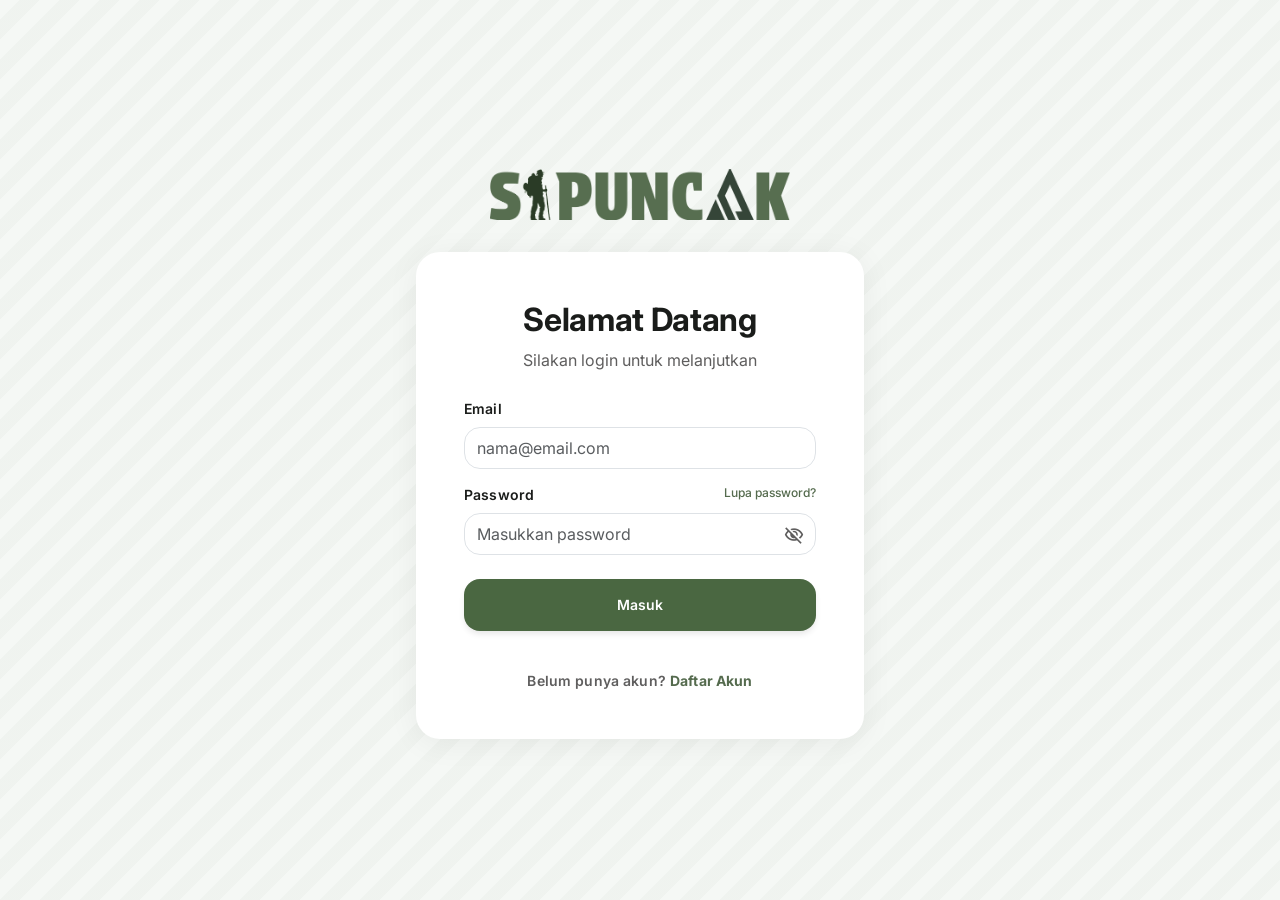
<file: createroom.html>
<!DOCTYPE html>
<html lang="en">

<head>
    <meta charset="utf-8">
    <meta content="width=device-width, initial-scale=1.0" name="viewport">
    <title>SiPuncak - Buat Trip</title>
    <link href="https://cdn.jsdelivr.net/npm/bootstrap@5.3.3/dist/css/bootstrap.min.css" rel="stylesheet">
    <link href="https://fonts.googleapis.com/css2?family=Inter:wght@400;500;600;700;800&display=swap" rel="stylesheet">
    <link href="https://fonts.googleapis.com/css2?family=Material+Symbols+Outlined:wght,FILL@100..700,0..1&display=swap" rel="stylesheet">
    <link href="https://unpkg.com/aos@2.3.1/dist/aos.css" rel="stylesheet">
    <link href="style.css" rel="stylesheet">
    <link rel="icon" type="image/png" href="sipuncak2_icon.png">
    <script src="custom-alert.js"></script>
    <script src="auth.js"></script>
    <script>requireAuth();</script>
</head>

<body class="bg-surface text-on-surface d-flex flex-column min-vh-100">

    <header class="fixed-top bg-primary-container p-2 px-3 shadow-sm">
        <div class="container-fluid max-w-container mx-auto py-2 px-3" style="height: 40px;">
            <div class="d-flex justify-content-between align-items-center h-100">
                <div class="mt-1 mb-1">
                    <img src="logosipuncak.png" alt="logo SiPuncak" style="width: 150px;">
                </div>
            </div>
        </div>
    </header>

    <main class="flex-grow-1 d-flex align-items-center justify-content-center px-3 py-4 py-md-5 bg-surface position-relative overflow-hidden mountain-pattern" style="margin-top: 50px;">
        <div class="position-absolute top-0 start-0 w-100 h-100 pe-none" style="opacity: 0.15;">
            <div class="position-absolute bg-primary-container rounded-circle" style="top: -100px; left: -100px; width: 384px; height: 384px; filter: blur(120px);"></div>
            <div class="position-absolute bg-secondary-container rounded-circle" style="top: 50%; right: -100px; width: 256px; height: 256px; filter: blur(100px);"></div>
        </div>

        <div class="w-100 position-relative" style="max-width: 520px; z-index: 10;">
            <div class="text-center mb-4" data-aos="fade-down" data-aos-duration="800">
                <div class="d-inline-flex align-items-center justify-content-center bg-primary-fixed rounded-circle mb-3" style="width: clamp(56px, 12vw, 80px); height: clamp(56px, 12vw, 80px);">
                    <span class="material-symbols-outlined text-primary-custom" style="font-size: clamp(32px, 8vw, 48px); font-variation-settings: 'FILL' 1;">hiking</span>
                </div>
                <h1 class="font-headline-lg text-on-surface mb-2">Buat Trip Baru</h1>
                <p class="font-body-md text-secondary-custom">Atur patungan peralatan pendakian dan ajak teman-temanmu</p>
            </div>

            <div class="bg-white border border-outline-variant shadow-custom-md rounded-custom-lg p-4" data-aos="zoom-in" data-aos-duration="800" data-aos-delay="200">
                <form action="#" class="needs-validation" novalidate>
                    <div class="mb-3">
                        <label class="font-label-md text-secondary-custom d-block mb-2" for="host-name">
                            <span class="material-symbols-outlined align-middle me-1" style="font-size: 18px;">person</span>
                            Nama Ketua Tim
                        </label>
                        <div class="position-relative">
                            <span class="material-symbols-outlined position-absolute text-secondary-custom" style="left: 12px; top: 50%; transform: translateY(-50%);">badge</span>
                            <input class="form-control ps-5 py-3 bg-surface border-surface-variant rounded-3 font-body-md" id="host-name" placeholder="e.g., Bambang Sukamto" required type="text">
                        </div>
                    </div>

                    <div class="mb-3">
                        <label class="font-label-md text-secondary-custom d-block mb-2" for="trip">
                            <span class="material-symbols-outlined align-middle me-1" style="font-size: 18px;">pin_drop</span>
                            Nama Trip / Destinasi
                        </label>
                        <div class="position-relative">
                            <span class="material-symbols-outlined position-absolute text-secondary-custom" style="left: 12px; top: 50%; transform: translateY(-50%); font-variation-settings: 'FILL' 1;">globe_location_pin</span>
                            <input class="form-control ps-5 py-3 bg-surface border-surface-variant rounded-3 font-body-md" id="trip" placeholder="e.g., Gunung Semeru, Ranu Kumbolo" required type="text">
                        </div>
                    </div>

                    <div class="mb-3">
                        <label class="font-label-md text-secondary-custom d-block mb-2" for="bankname">
                            <span class="material-symbols-outlined align-middle me-1" style="font-size: 18px;">account_balance_wallet</span>
                            Nama Bank/E-Wallet
                        </label>
                        <div class="position-relative">
                            <span class="material-symbols-outlined position-absolute text-secondary-custom" style="left: 12px; top: 50%; transform: translateY(-50%);">
                                account_balance
                            </span>
                            <select id="bankname" class="form-control ps-5 py-3 bg-surface border-surface-variant rounded-3 font-body-md">
                                <option value="" disabled selected>Pilih Bank/E-Wallet</option>
                                <optgroup label="Bank">
                                    <option value="Bank BCA">Bank BCA</option>
                                    <option value="Bank Mandiri">Bank Mandiri</option>
                                    <option value="Bank BRI">Bank BRI</option>
                                    <option value="Bank BNI">Bank BNI</option>
                                    <option value="Bank CIMB Niaga">Bank CIMB Niaga</option>
                                    <option value="Bank Permata">Bank Permata</option>
                                    <option value="Bank Danamon">Bank Danamon</option>
                                    <option value="Bank BTN">Bank BTN</option>
                                </optgroup>
                                <optgroup label="E-Wallet">
                                    <option value="GoPay">GoPay</option>
                                    <option value="OVO">OVO</option>
                                    <option value="Dana">Dana</option>
                                    <option value="ShopeePay">ShopeePay</option>
                                    <option value="LinkAja">LinkAja</option>
                                </optgroup>
                            </select>
                        </div>
                    </div>

                    <div class="mb-3">
                        <label class="font-label-md text-secondary-custom d-block mb-2" for="rekening">
                            <span class="material-symbols-outlined align-middle me-1" style="font-size: 18px;">payment</span>
                            Nomor Rekening/E-Wallet
                        </label>
                        <div class="position-relative">
                            <span class="material-symbols-outlined position-absolute text-secondary-custom" style="left: 12px; top: 50%; transform: translateY(-50%);">
                                pin
                            </span>
                            <input id="rekening" type="text" placeholder="e.g., 1234567890" class="form-control ps-5 py-3 bg-surface border-surface-variant rounded-3 font-body-md">
                        </div>
                    </div>

                    <div class="d-flex align-items-start gap-2 bg-primary-fixed text-on-primary-container p-3 rounded-3 mb-4">
                        <span class="material-symbols-outlined text-primary-custom" style="font-variation-settings: 'FILL' 1; font-size: 24px;">info</span>
                        <span class="font-label-sm">Sebagai ketua tim, hanya kamu yang bisa finalisasi pembagian biaya peralatan.</span>
                    </div>

                    <div class="pt-2">
                        <button onclick="createRoom()" class="btn btn-primary-custom w-100 py-3 rounded-custom font-label-md fs-5 shadow-custom-md d-flex justify-content-center align-items-center gap-2 mb-3" type="button">
                            <span class="material-symbols-outlined" style="font-variation-settings: 'FILL' 1;">rocket_launch</span>
                            <span>Buat Trip & Mulai Patungan</span>
                        </button>

                        <a class="btn w-100 d-flex align-items-center justify-content-center gap-2 py-2 text-secondary-custom font-label-md text-decoration-none shadow-custom rounded-3" href="index.html">
                            <span class="material-symbols-outlined" style="font-size: 18px;">
                                arrow_back
                            </span>
                            <span>Kembali ke Beranda</span>
                        </a>
                    </div>
                </form>
            </div>

            <div class="mt-4 d-flex flex-column align-items-center" style="opacity: 0.7;" data-aos="fade-up" data-aos-duration="800" data-aos-delay="400">
                <div class="bg-primary-container rounded-pill mb-3" style="width: 96px; height: 4px;"></div>
                <p class="font-label-sm text-secondary-custom text-center"><span class="material-symbols-outlined align-middle" style="font-size: 16px;">groups</span> Bergabunglah dengan ribuan pendaki yang sudah patungan bareng!</p>
            </div>
        </div>
    </main>

    <footer class="bg-primary-container border-top border-surface-variant">
        <div class="container-fluid max-w-container mx-auto py-2 px-3">
            <div class="row g-2 align-items-center">
                <div class="col-12 col-md-6 text-center text-md-start">
                    <div class="mb-2">
                        <img src="logosipuncak.png" alt="logo SiPuncak" style="width: 100px;">
                    </div>
                    <p class="font-label-sm text-on-primary mb-0">© 2026 SiPuncak. All rights reserved.</p>
                </div>
                <div class="col-12 col-md-6">
                    <div class="d-flex justify-content-center justify-content-md-end gap-3">
                        <a class="font-label-sm text-on-primary text-decoration-none hover-text" href="#">Privacy Policy</a>
                        <a class="font-label-sm text-on-primary text-decoration-none hover-text" href="#">Terms of Service</a>
                        <a class="font-label-sm text-on-primary text-decoration-none hover-text" href="#">Help Center</a>
                    </div>
                </div>
            </div>
        </div>
    </footer>

    <script src="https://cdn.jsdelivr.net/npm/bootstrap@5.3.3/dist/js/bootstrap.bundle.min.js"></script>
    <script src="https://unpkg.com/aos@2.3.1/dist/aos.js"></script>
    <script>
        AOS.init({
            once: true
        });
    </script>

    <script>
        function createRoom() {
            const host = document.getElementById("host-name").value.trim();
            const trip = document.getElementById("trip").value.trim();
            const bankname = document.getElementById("bankname").value.trim();
            const rekening = document.getElementById("rekening").value.trim();

            if (host === "" || trip === "" || bankname === "" || rekening === "") {
                CustomAlert.show({ message: "Semua data wajib diisi", icon: "warning" });
                return;
            }

            const roomData = {
                roomName: trip,
                host: host,
                bankname: bankname,
                rekening: rekening,
                roomCode: "QR" + Math.floor(100000 + Math.random() * 900000),
                users: [host],
                items: [],
                tax: 0,
                discount: 0,
                fee: 0,
                locked: false
            };

            localStorage.setItem("roomData", JSON.stringify(roomData));
            window.location.href = "room.html";
        }
    </script>
</body>

</html>
</file>
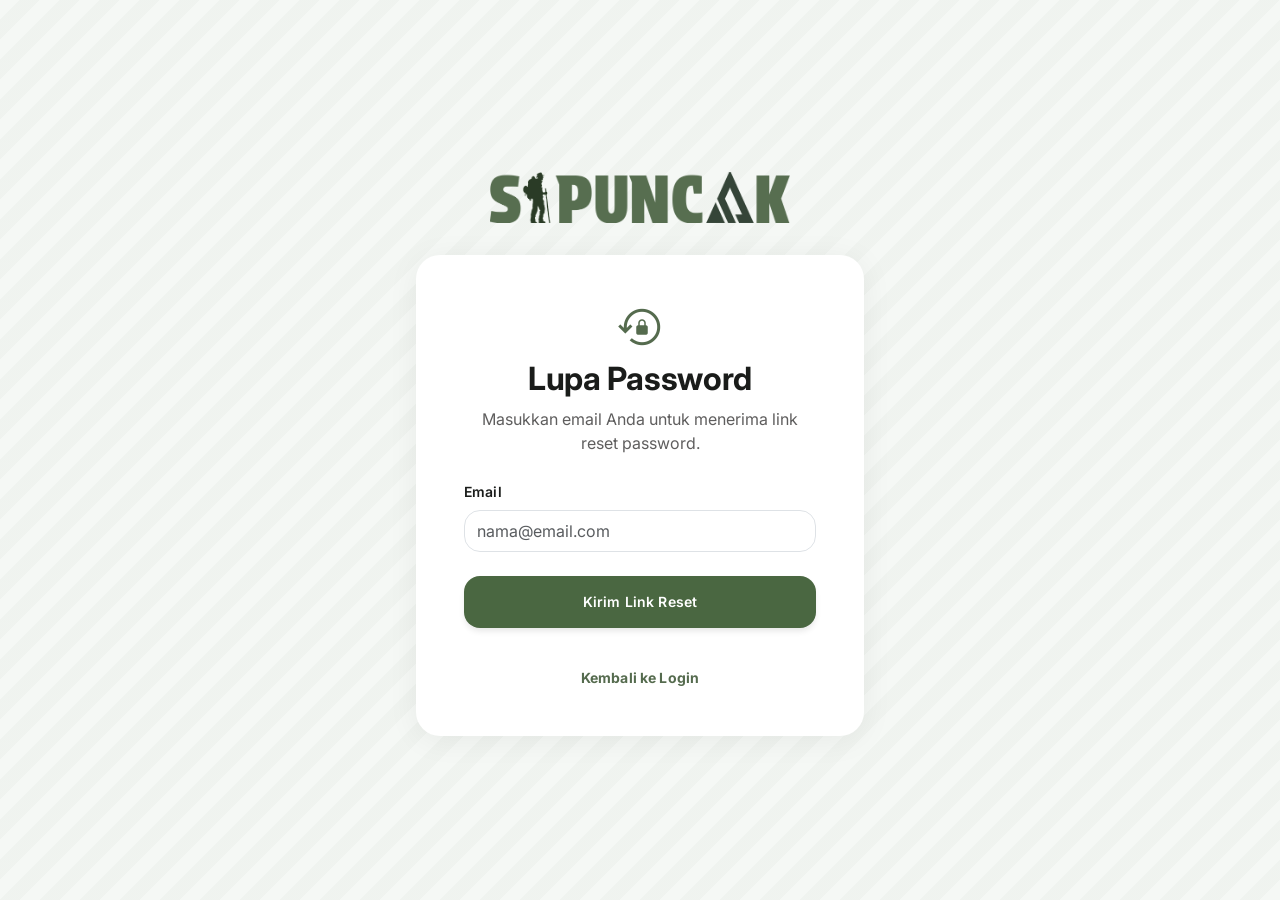
<file: forgot-password.html>
<!DOCTYPE html>
<html lang="id">

<head>
    <meta charset="utf-8">
    <meta content="width=device-width, initial-scale=1.0" name="viewport">
    <title>SiPuncak - Lupa Password</title>
    <link href="https://cdn.jsdelivr.net/npm/bootstrap@5.3.3/dist/css/bootstrap.min.css" rel="stylesheet">
    <link href="https://fonts.googleapis.com/css2?family=Inter:wght@400;500;600;700&display=swap" rel="stylesheet">
    <link href="https://fonts.googleapis.com/css2?family=Material+Symbols+Outlined:wght,FILL@100..700,0..1&display=swap" rel="stylesheet">
    <link href="style.css" rel="stylesheet">
    <link rel="icon" type="image/png" href="sipuncak2_icon.png">
    <script src="custom-alert.js"></script>
</head>

<body class="bg-surface text-on-surface d-flex flex-column min-vh-100 overflow-x-hidden hero-gradient mountain-pattern">

    <main class="flex-grow-1 d-flex flex-column align-items-center justify-content-center px-3 px-md-4">
        
        <div class="text-center mb-4">
            <img src="sipuncak2.png" alt="logo SiPuncak" class="mt-2 mb-2" style="width: clamp(180px, 50vw, 300px);">
        </div>

        <div class="w-100 bg-white rounded-custom-lg shadow-custom-lg p-4 p-md-5 position-relative overflow-hidden" style="max-width: 448px;">
            <div class="text-center mb-4">
                <span class="material-symbols-outlined text-primary-custom mb-2" style="font-size: 48px; font-variation-settings: 'FILL' 1;">lock_reset</span>
                <h1 class="font-headline-lg text-on-surface fw-bold mb-2">Lupa Password</h1>
                <p class="font-body-md text-secondary-custom">Masukkan email Anda untuk menerima link reset password.</p>
            </div>



            <form id="resetForm">
                <div class="mb-4">
                    <label for="email" class="form-label font-label-md fw-semibold">Email</label>
                    <input type="email" class="form-control rounded-custom py-2" id="email" placeholder="nama@email.com" required>
                </div>
                
                <button type="submit" class="btn btn-primary-custom w-100 py-3 font-label-md rounded-custom shadow-custom-md mb-3">
                    Kirim Link Reset
                </button>
            </form>

            <div class="text-center mt-4">
                <p class="font-label-md text-secondary-custom mb-0"><a href="login.html" class="text-primary-custom fw-bold text-decoration-none">Kembali ke Login</a></p>
            </div>
        </div>
    </main>

    <script src="auth.js"></script>
    <script>
        document.getElementById('resetForm').addEventListener('submit', async function(e) {
            e.preventDefault();
            const email = document.getElementById('email').value;
            
            await CustomAlert.show({ message: `Link reset password telah dikirim ke ${email}. (Simulasi)`, icon: "check_circle" });
            
            document.getElementById('resetForm').reset();
        });
    </script>
</body>
</html>
</file>
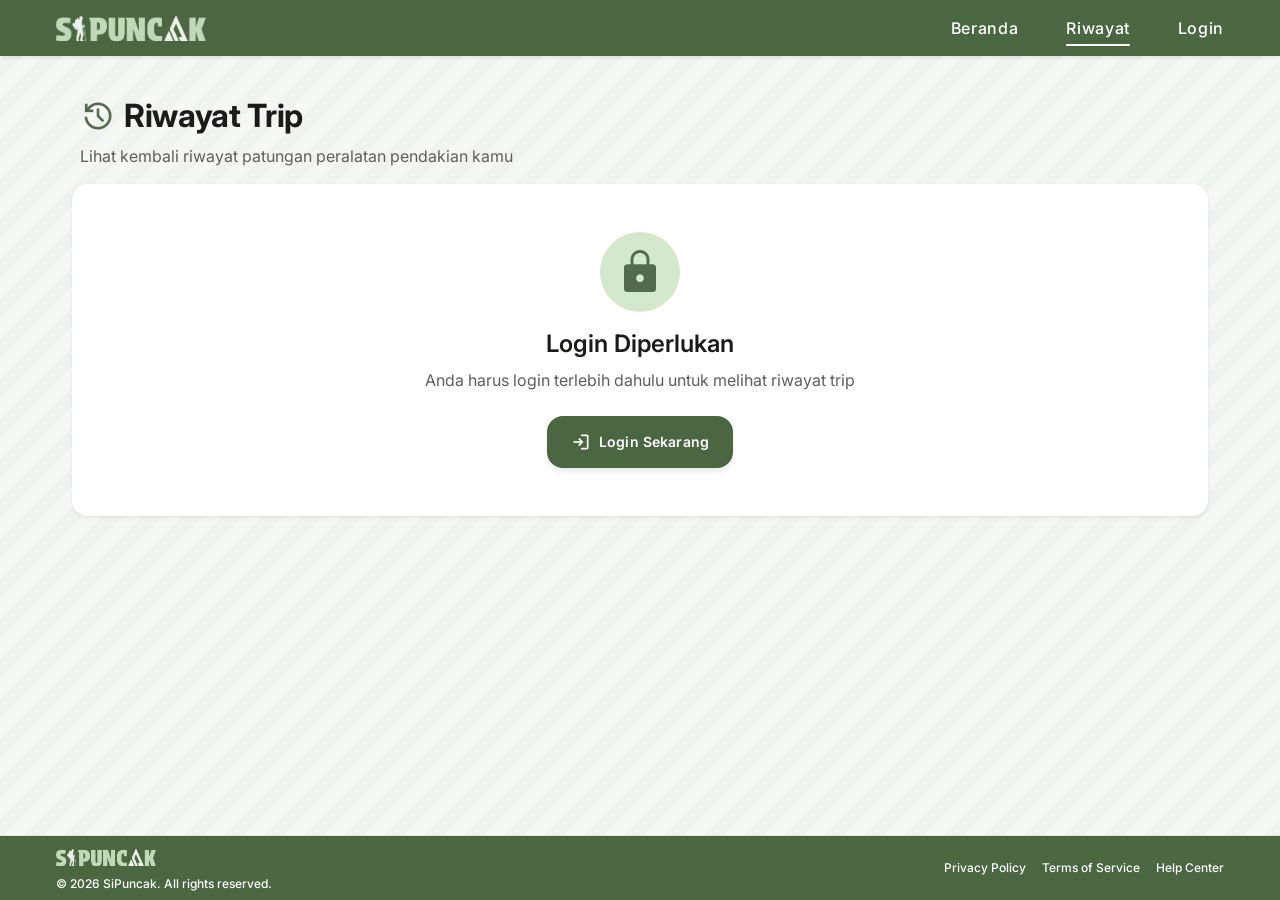
<file: history.html>
<!DOCTYPE html>
<html lang="en">

<head>
    <meta charset="utf-8">
    <meta content="width=device-width, initial-scale=1.0" name="viewport">
    <title>SiPuncak - Riwayat</title>
    <link href="https://cdn.jsdelivr.net/npm/bootstrap@5.3.3/dist/css/bootstrap.min.css" rel="stylesheet">
    <link href="https://fonts.googleapis.com/css2?family=Inter:wght@400;500;600;700;800&display=swap" rel="stylesheet">
    <link href="https://fonts.googleapis.com/css2?family=Material+Symbols+Outlined:wght,FILL@100..700,0..1&display=swap" rel="stylesheet">
    <link href="style.css" rel="stylesheet">
    <link rel="icon" type="image/png" href="sipuncak2_icon.png">
    <script src="custom-alert.js"></script>
    <script src="auth.js"></script>
</head>

<body class="d-flex flex-column min-vh-100 mountain-pattern">

    <header class="bg-primary-container fixed-top p-2 px-3 shadow-sm">
        <div class="container-fluid max-w-container mx-auto py-2 px-3" style="height: 40px;">
            <div class="d-flex justify-content-between align-items-center h-100">
                <div class="mt-1 mb-1">
                    <img src="logosipuncak.png" alt="logo SiPuncak" style="width: 150px;">
                </div>
                <nav class="desktop-nav d-flex align-items-center gap-5">
                    <a class="font-label-lg text-on-primary text-decoration-none d-flex align-items-center gap-1" href="index.html">
                        <span>Beranda</span>
                    </a>
                    <a href="history.html" class="active font-label-lg text-on-primary text-decoration-none d-flex align-items-center">
                        <span>Riwayat</span>
                    </a>
                    <a href="#" onclick="handleAuthNavigation()" id="authNavLink" class="font-label-lg text-on-primary text-decoration-none d-flex align-items-center">
                        <span id="authNavText">Login</span>
                    </a>
                </nav>
                <div class="mobile-nav d-none">
                    <button class="navbar-toggler" type="button" data-bs-toggle="dropdown" aria-expanded="false">
                        <span class="material-symbols-outlined">menu</span>
                    </button>
                    <ul class="dropdown-menu dropdown-menu-end bg-primary-container border-0 shadow-lg mt-2">
                        <li><a class="dropdown-item text-on-primary font-label-md py-2" href="index.html">
                            <span class="material-symbols-outlined me-2" style="font-size: 20px; vertical-align: middle;">home</span>Beranda
                        </a></li>
                        <li><a class="dropdown-item text-on-primary font-label-md py-2 active" href="history.html">
                            <span class="material-symbols-outlined me-2" style="font-size: 20px; vertical-align: middle;">history</span>Riwayat
                        </a></li>
                        <li><hr class="dropdown-divider border-on-primary opacity-25"></li>
                        <li><a class="dropdown-item text-on-primary font-label-md py-2" href="#" onclick="handleAuthNavigation()" id="authNavLinkMobile">
                            <span class="material-symbols-outlined me-2" id="authNavIconMobile" style="font-size: 20px; vertical-align: middle;">login</span><span id="authNavTextMobile">Login</span>
                        </a></li>
                    </ul>
                </div>
            </div>
        </div>
    </header>

    <main class="flex-grow-1 container-fluid max-w-container mx-auto px-3 px-md-4" style="padding-top: 96px; padding-bottom: 24px;">

        <div class="mb-3 px-2 px-md-3">
            <div class="d-flex align-items-center gap-2 mb-2">
                <span class="material-symbols-outlined text-primary-custom" style="font-size: clamp(24px, 6vw, 36px); font-variation-settings: 'FILL' 1;">history</span>
                <h1 class="font-headline-lg text-on-surface mb-0">Riwayat Trip</h1>
            </div>
            <p class="font-body-md text-secondary-custom mt-2">Lihat kembali riwayat patungan peralatan pendakian kamu</p>
        </div>

        <div class="row g-3 mb-4 px-2" id="filterSection">
            <div class="col-12 col-md-7">
                <div class="position-relative py-2">
                    <span class="material-symbols-outlined position-absolute text-secondary-custom" style="left: 16px; top: 50%; transform: translateY(-50%);">search</span>
                    <input class="form-control ps-5 py-2 rounded-custom border-surface-variant bg-white font-body-md" placeholder="Cari trip..." type="text">
                </div>
            </div>
            <div class="col-12 col-md-5">
                <div class="d-flex gap-3 overflow-auto py-2 px-2 no-scrollbar">
                    <button id="allBtn" class="btn active-pill px-3 py-2 rounded-custom font-label-md text-nowrap shadow-custom">Semua</button>
                    <button id="weekBtn" class="btn bg-white border border-surface-variant px-3 py-2 rounded-custom font-label-md text-nowrap shadow-custom">7 Hari</button>
                    <button id="monthBtn" class="btn bg-white border border-surface-variant px-3 py-2 rounded-custom font-label-md text-nowrap shadow-custom">30 Hari</button>
                    <button id="deleteAllBtn" onclick="deleteAllHistory()" class="btn outline-danger px-3 py-2 rounded-custom font-label-md text-nowrap d-flex align-items-center gap-2">
                        <span class="material-symbols-outlined" style="font-size: 18px;">delete_sweep</span>
                        Hapus Semua
                    </button>
                </div>
            </div>
        </div>

        <div id="historyList" class="d-flex flex-column gap-3 px-2" style="min-height: 50vh;"></div>

        <div id="page" class="mt-5 d-flex justify-content-center align-items-center gap-3" style="padding-bottom: 50px;">
            <button id="prevPage" class="btn border border-surface-variant rounded-circle p-0 text-nowrap shadow-custom bg-white" style="width: 40px; height: 40px;">
                <span class="material-symbols-outlined">chevron_left</span>
            </button>
            <span id="pageInfo" class="font-label-md text-on-surface">Page 1 of 1</span>
            <button id="nextPage" class="btn border border-surface-variant rounded-circle p-0 text-nowrap shadow-custom bg-white" style="width: 40px; height: 40px;">
                <span class="material-symbols-outlined">chevron_right</span>
            </button>
        </div>
    </main>

    <footer class=" bg-primary-container border-top border-surface-variant">
        <div class="container-fluid max-w-container mx-auto py-2 px-3">
            <div class="row g-2 align-items-center">
                <div class="col-12 col-md-6 text-center text-md-start">
                    <div class="mb-2">
                        <img src="logosipuncak.png" alt="logo SiPuncak" style="width: 100px;">
                    </div>
                    <p class="font-label-sm text-on-primary mb-0">© 2026 SiPuncak. All rights reserved.</p>
                </div>
                <div class="col-12 col-md-6">
                    <div class="d-flex justify-content-center justify-content-md-end gap-3">
                        <a class="font-label-sm text-on-primary text-decoration-none hover-text" href="#">Privacy Policy</a>
                        <a class="font-label-sm text-on-primary text-decoration-none hover-text" href="#">Terms of Service</a>
                        <a class="font-label-sm text-on-primary text-decoration-none hover-text" href="#">Help Center</a>
                    </div>
                </div>
            </div>
        </div>
    </footer>

    <script src="https://cdn.jsdelivr.net/npm/bootstrap@5.3.3/dist/js/bootstrap.bundle.min.js"></script>

    <script>
        function updateNavigation() {
            const isLoggedIn = isUserLoggedIn();
            const authNavText = document.getElementById('authNavText');
            const authNavTextMobile = document.getElementById('authNavTextMobile');
            const authNavIconMobile = document.getElementById('authNavIconMobile');
            
            if (isLoggedIn) {
                authNavText.textContent = 'Keluar';
                authNavTextMobile.textContent = 'Keluar';
                authNavIconMobile.textContent = 'logout';
            } else {
                authNavText.textContent = 'Login';
                authNavTextMobile.textContent = 'Login';
                authNavIconMobile.textContent = 'login';
            }
        }

        function handleAuthNavigation() {
            if (isUserLoggedIn()) {
                logoutUser();
            } else {
                window.location.href = 'login.html';
            }
        }

        document.addEventListener('DOMContentLoaded', updateNavigation);

        const filterButtons = document.querySelectorAll('.d-flex.gap-3 button');
        filterButtons.forEach(btn => {
            btn.addEventListener('click', () => {
                filterButtons.forEach(b => {
                    b.classList.remove('active-pill');
                    b.classList.add('bg-white', 'border', 'border-surface-variant');
                });
                btn.classList.add('active-pill');
                btn.classList.remove('bg-white', 'border', 'border-surface-variant');
            });
        });
    </script>

    <script>
        function rupiah(num) {
            return "Rp " + num.toLocaleString("id-ID");
        }

        // Check if user is logged in, if not show login prompt
        if (!isUserLoggedIn()) {
            const container = document.getElementById("historyList");
            container.innerHTML = `
                <div class="bg-white rounded-custom text-center p-5 shadow-sm">
                    <div class="d-inline-flex align-items-center justify-content-center bg-primary-fixed rounded-circle mb-3" style="width: 80px; height: 80px;">
                        <span class="material-symbols-outlined text-primary-custom" style="font-size: 48px; font-variation-settings: 'FILL' 1;">lock</span>
                    </div>
                    <h3 class="font-headline-md text-on-surface mb-2">Login Diperlukan</h3>
                    <p class="font-body-md text-secondary-custom mb-4">Anda harus login terlebih dahulu untuk melihat riwayat trip</p>
                    <button onclick="window.location.href='login.html'" class="btn btn-primary-custom py-3 px-4 rounded-custom font-label-md shadow-custom-md d-flex align-items-center gap-2 mx-auto">
                        <span class="material-symbols-outlined" style="font-size: 20px;">login</span>
                        <span>Login Sekarang</span>
                    </button>
                </div>
            `;
            document.getElementById("page").classList.add("d-none");
            document.getElementById("filterSection").style.display = 'none';
            
            throw new Error('User not logged in');
        }

        const history = JSON.parse(localStorage.getItem("historyData")) || [];
        const container = document.getElementById("historyList");

        let currentPage = 1;
        const perPage = 5;
        let currentData = history;

        function parseIndonesianDate(dateStr) {
            if (!dateStr) return new Date();
            const parts = dateStr.split('/');
            if (parts.length === 3) {
                const day = parseInt(parts[0], 10);
                const month = parseInt(parts[1], 10) - 1;
                const year = parseInt(parts[2], 10);
                return new Date(year, month, day);
            }
            return new Date(dateStr);
        }

        function renderHistory(data) {
            container.innerHTML = "";

            if (data.length === 0) {
                container.innerHTML = `
                    <div class="bg-white rounded-custom text-center text-secondary-custom" style="padding-top: 170px; padding-bottom: 170px;">
                        <span class="material-symbols-outlined d-block mb-2" style="font-size: 48px; opacity: 0.3;">folder_off</span>
                        <p class="mb-0">Belum ada riwayat trip yang cocok</p>
                    </div>
                `;
                document.getElementById("pageInfo").innerText = "Page 1 of 1";
                document.getElementById("page").classList.add("d-none");
                return;
            }

            document.getElementById("page").classList.remove("d-none");

            const start = (currentPage - 1) * perPage;
            const end = start + perPage;
            const pageData = data.slice(start, end);

            pageData.forEach((item) => {
                container.innerHTML += `
                    <div class="bg-white rounded-custom p-3 shadow-sm mb-3 hover-lift">
                        <div class="d-flex align-items-start gap-3 history-card-row">
                            <div onclick="openHistory(${item.id})" class="flex-grow-1 cursor-pointer min-w-0">
                                <div class="d-flex align-items-center gap-2 mb-1 flex-wrap">
                                    <span class="material-symbols-outlined text-primary-custom" style="font-size: clamp(18px, 4vw, 24px); font-variation-settings: 'FILL' 1;">pin_history</span>
                                    <h3 class="fw-bold text-on-surface mb-0" style="font-size: clamp(14px, 4vw, 18px);">${item.roomName}</h3>
                                </div>
                                <p class="small text-secondary-custom mt-1 mb-0 d-flex align-items-center gap-1">
                                    <span class="material-symbols-outlined" style="font-size: 14px;">event</span>
                                    ${item.date}
                                </p>
                                <div class="mt-2 d-flex justify-content-between align-items-center pt-2 border-top border-opacity-25 flex-wrap gap-2">
                                    <span class="small fw-medium text-secondary-custom d-flex align-items-center gap-1">
                                        <span class="material-symbols-outlined" style="font-size: 16px;">groups</span>
                                        ${item.users ? item.users.length : 1} Anggota
                                    </span>
                                    <div class="text-end">
                                        <span class="text-primary-custom fw-bold" style="font-size: clamp(14px, 4vw, 16px);">${rupiah(item.total)}</span>
                                        <p class="font-label-sm text-secondary-custom mb-0">Klik untuk lihat rincian</p>
                                    </div>
                                </div>
                            </div>
                            <div class="history-card-actions flex-shrink-0">
                                <button onclick="deleteHistory(${item.id})" class="btn btn-sm text-danger p-2 outline-danger rounded-circle" style="min-width: 36px; min-height: 36px;">
                                    <span class="material-symbols-outlined" style="font-size: 18px;">delete</span>
                                </button>
                            </div>
                        </div>
                    </div>
                `;
            });

            const totalPage = Math.ceil(data.length / perPage) || 1;
            document.getElementById("pageInfo").innerText = `Page ${currentPage} of ${totalPage}`;
        }

        renderHistory(history);

        function openHistory(id) {
            const history = JSON.parse(localStorage.getItem("historyData")) || [];
            const selected = history.find(item => item.id === id);

            if (!selected) {
                CustomAlert.show({ message: "Nota tidak ditemukan", icon: "error" });
                return;
            }

            localStorage.setItem("roomData", JSON.stringify(selected.roomData));
            window.location.href = "nota.html";
        }

        function applyFilterAndSearch(days = 0) {
            const searchInput = document.querySelector('input[placeholder="Cari trip..."]');
            const keyword = searchInput ? searchInput.value.toLowerCase().trim() : "";

            const now = new Date();
            now.setHours(0, 0, 0, 0);

            const filtered = history.filter((item) => {
                const matchKeyword = item.roomName.toLowerCase().includes(keyword);

                if (days === 0) return matchKeyword;

                const itemDate = parseIndonesianDate(item.date);
                itemDate.setHours(0, 0, 0, 0);
                
                const diffTime = now.getTime() - itemDate.getTime();
                const diffDays = Math.floor(diffTime / (1000 * 60 * 60 * 24));

                return matchKeyword && (diffDays >= 0 && diffDays <= days);
            });

            currentPage = 1;
            currentData = filtered;
            renderHistory(filtered);
        }

        const searchField = document.querySelector('input[placeholder="Cari trip..."]');
        if (searchField) {
            searchField.addEventListener('input', () => {
                let activeDays = 0;
                if (document.getElementById("weekBtn").classList.contains('active-pill')) activeDays = 7;
                if (document.getElementById("monthBtn").classList.contains('active-pill')) activeDays = 30;

                applyFilterAndSearch(activeDays);
            });
        }

        allBtn.onclick = () => applyFilterAndSearch(0);
        weekBtn.onclick = () => applyFilterAndSearch(7);
        monthBtn.onclick = () => applyFilterAndSearch(30);

        prevPage.onclick = () => {
            if (currentPage > 1) {
                currentPage--;
                renderHistory(currentData);
            }
        };

        nextPage.onclick = () => {
            const totalPage = Math.ceil(currentData.length / perPage);
            if (currentPage < totalPage) {
                currentPage++;
                renderHistory(currentData);
            }
        };

        async function deleteHistory(id) {
            if (await CustomAlert.show({ message: "Hapus riwayat ini?", icon: "warning", showCancel: true, confirmText: "Hapus" })) {
                let history = JSON.parse(localStorage.getItem("historyData")) || [];
                history = history.filter(item => item.id !== id);
                localStorage.setItem("historyData", JSON.stringify(history));
                
                location.reload();
            }
        }

        async function deleteAllHistory() {
            if (await CustomAlert.show({ message: "Hapus semua riwayat? Tindakan ini tidak dapat dibatalkan.", icon: "warning", showCancel: true, confirmText: "Hapus Semua" })) {
                localStorage.setItem("historyData", JSON.stringify([]));
                location.reload();
            }
        }
    </script>
</body>

</html>
</file>
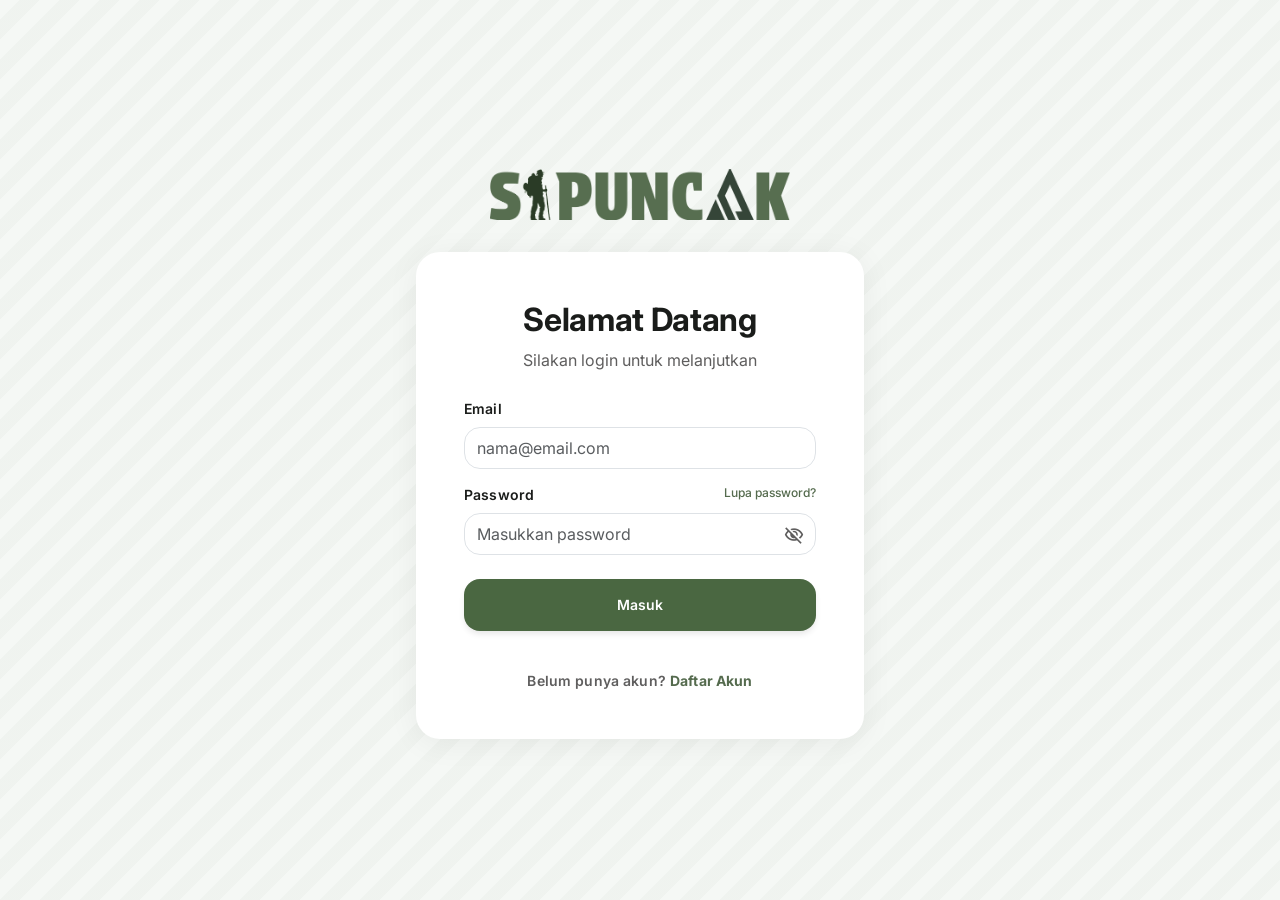
<file: login.html>
<!DOCTYPE html>
<html lang="id">

<head>
    <meta charset="utf-8">
    <meta content="width=device-width, initial-scale=1.0" name="viewport">
    <title>SiPuncak - Login</title>
    <link href="https://cdn.jsdelivr.net/npm/bootstrap@5.3.3/dist/css/bootstrap.min.css" rel="stylesheet">
    <link href="https://fonts.googleapis.com/css2?family=Inter:wght@400;500;600;700&display=swap" rel="stylesheet">
    <link href="https://fonts.googleapis.com/css2?family=Material+Symbols+Outlined:wght,FILL@100..700,0..1&display=swap" rel="stylesheet">
    <link href="style.css" rel="stylesheet">
    <link rel="icon" type="image/png" href="sipuncak2_icon.png">
    <script src="custom-alert.js"></script>
</head>

<body class="bg-surface text-on-surface d-flex flex-column min-vh-100 overflow-x-hidden hero-gradient mountain-pattern">

    <main class="flex-grow-1 d-flex flex-column align-items-center justify-content-center px-3 px-md-4">
        
        <div class="text-center mb-4">
            <img src="sipuncak2.png" alt="logo SiPuncak" class="mt-2 mb-2" style="width: clamp(180px, 50vw, 300px);">
        </div>

        <div class="w-100 bg-white rounded-custom-lg shadow-custom-lg p-4 p-md-5 position-relative overflow-hidden" style="max-width: 448px;">
            <div class="text-center mb-4">
                <h1 class="font-headline-lg text-on-surface fw-bold mb-2">Selamat Datang</h1>
                <p class="font-body-md text-secondary-custom">Silakan login untuk melanjutkan</p>
            </div>



            <form id="loginForm">
                <div class="mb-3">
                    <label for="email" class="form-label font-label-md fw-semibold">Email</label>
                    <input type="email" class="form-control rounded-custom py-2" id="email" placeholder="nama@email.com" required>
                </div>
                <div class="mb-4">
                    <div class="d-flex justify-content-between">
                        <label for="password" class="form-label font-label-md fw-semibold">Password</label>
                        <a href="forgot-password.html" class="font-label-sm text-primary-custom text-decoration-none">Lupa password?</a>
                    </div>
                    <div class="position-relative">
                        <input type="password" class="form-control rounded-custom py-2 pe-5" id="password" placeholder="Masukkan password" required>
                        <button type="button" class="btn position-absolute end-0 top-50 translate-middle-y" onclick="togglePassword('password', 'togglePasswordIcon')" style="border: none; background: transparent;">
                            <span class="material-symbols-outlined text-secondary-custom" id="togglePasswordIcon" style="font-size: 20px;">visibility_off</span>
                        </button>
                    </div>
                </div>
                
                <button type="submit" class="btn btn-primary-custom w-100 py-3 font-label-md rounded-custom shadow-custom-md mb-3">
                    Masuk
                </button>
            </form>

            <div class="text-center mt-4">
                <p class="font-label-md text-secondary-custom mb-0">Belum punya akun? <a href="register.html" class="text-primary-custom fw-bold text-decoration-none">Daftar Akun</a></p>
            </div>
        </div>
    </main>

    <script src="auth.js"></script>
    <script>
        if (isUserLoggedIn()) {
            window.location.href = 'index.html';
        }

        function togglePassword(inputId, iconId) {
            const input = document.getElementById(inputId);
            const icon = document.getElementById(iconId);
            
            if (input.type === 'password') {
                input.type = 'text';
                icon.textContent = 'visibility';
            } else {
                input.type = 'password';
                icon.textContent = 'visibility_off';
            }
        }

        document.getElementById('loginForm').addEventListener('submit', function(e) {
            e.preventDefault();
            const email = document.getElementById('email').value;
            const password = document.getElementById('password').value;
            
            const result = loginUser(email, password);
            if (result.success) {
                window.location.href = 'index.html';
            } else {
                CustomAlert.show({ message: result.message, icon: "error" });
            }
        });
    </script>
</body>
</html>
</file>
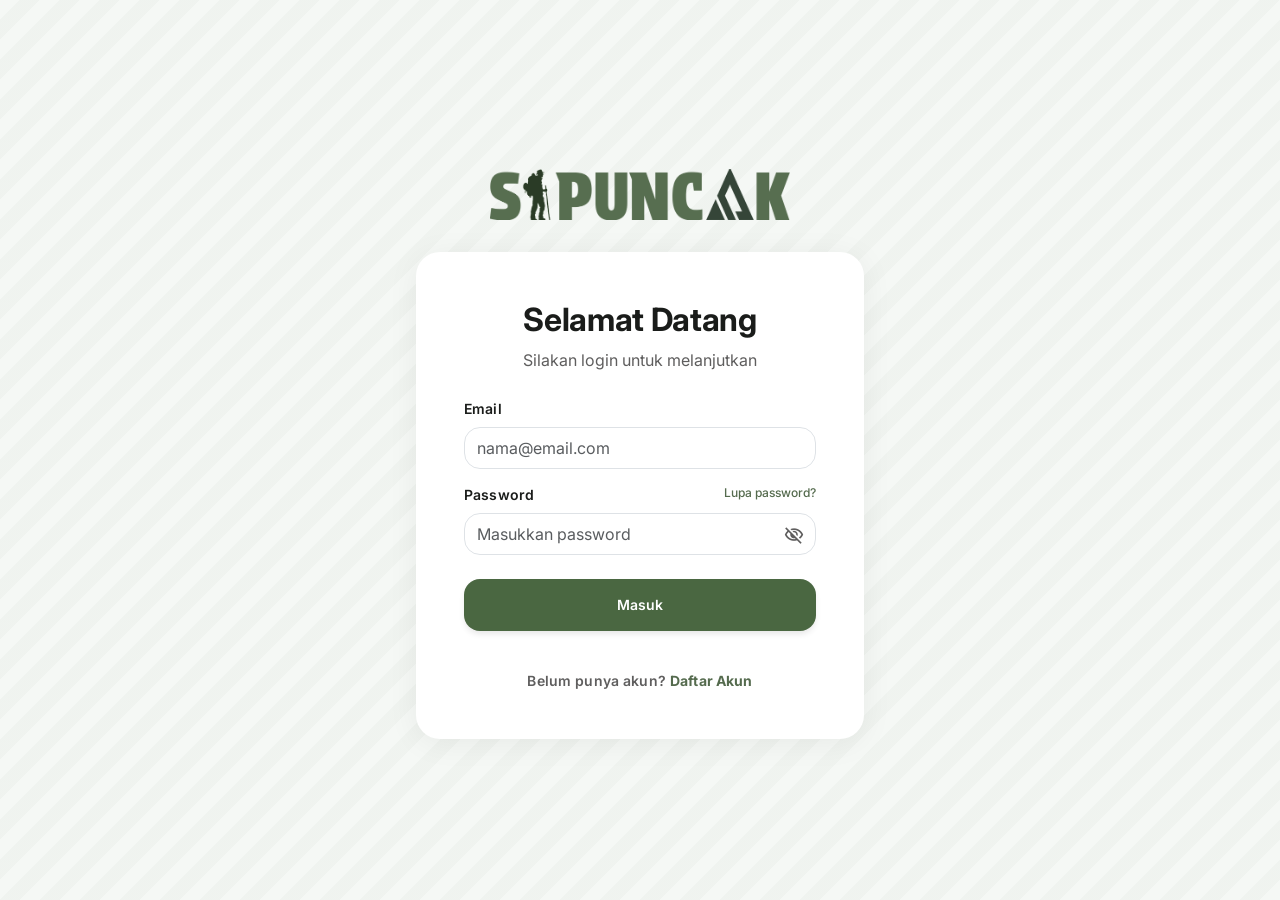
<file: nota.html>
<!DOCTYPE html>
<html lang="en">

<head>
  <meta charset="utf-8" />
  <meta content="width=device-width, initial-scale=1.0" name="viewport" />
  <title>SiPuncak - Rincian</title>
  <link href="https://cdn.jsdelivr.net/npm/bootstrap@5.3.3/dist/css/bootstrap.min.css" rel="stylesheet">
  <link href="https://fonts.googleapis.com/css2?family=Inter:wght@400;500;600;700;800&display=swap" rel="stylesheet" />
  <link href="https://fonts.googleapis.com/css2?family=Material+Symbols+Outlined:wght,FILL@100..700,0..1&display=swap" rel="stylesheet" />
  <link href="style.css" rel="stylesheet">
  <link rel="icon" type="image/png" href="sipuncak2_icon.png">
  <script src="auth.js"></script>
  <script>requireAuth();</script>
    <script src="custom-alert.js"></script>
</head>

<body class="bg-surface mountain-pattern">

  <header class="fixed-top bg-primary-container p-2 px-3 shadow-sm">
    <div class="container-fluid max-w-container mx-auto py-2 px-3" style="height: 40px;">
      <div class="d-flex justify-content-between align-items-center h-100">
        <div class="mt-1 mb-1">
          <img src="logosipuncak.png" alt="logo SiPuncak" style="width: 150px;">
        </div>
      </div>
    </div>
  </header>

  <main class="container nota-main px-3 py-3" style="max-width: 520px; padding-top: 96px; padding-bottom: 64px;">

    <div class="d-flex flex-column align-items-center text-center mb-4" style="padding-top: 80px;">
      <div class="d-flex align-items-center justify-content-center rounded-circle shadow-sm mb-3" style="width: 64px; height: 64px; background: linear-gradient(135deg, var(--color-primary-fixed), var(--color-primary-container)); flex-shrink: 0;">
        <span class="material-symbols-outlined text-white" style="font-size: clamp(28px, 8vw, 42px); font-variation-settings: 'FILL' 1;">task_alt</span>
      </div>
      <h1 class="font-headline-md text-on-surface mb-2">Perhitungan Selesai!</h1>
      <p class="font-body-md text-secondary-custom">Berikut rincian patungan peralatan pendakian untuk trip ini</p>
    </div>

    <div class="bg-white rounded-custom shadow-custom-md overflow-hidden position-relative border border-surface-variant nota-receipt-card">

      <div style="height: 10px; background: linear-gradient(90deg, var(--color-primary-container) 0%, var(--color-army-green-light) 100%); width: 100%;"></div>
      <div class="p-3">

        <div class="d-flex justify-content-between align-items-center mb-3 flex-wrap gap-2">
          <div>
            <p class="font-label-sm text-secondary-custom text-uppercase mb-1 d-flex align-items-center gap-1" style="letter-spacing: 0.1em;">
              <span class="material-symbols-outlined" style="font-size: 16px;">tag</span>
              ID Transaksi
            </p>
            <p class="font-label-md text-on-surface mb-0 fw-bold">#SP-2026-9982</p>
          </div>
          <div class="text-end">
            <p class="font-label-sm text-secondary-custom text-uppercase mb-1 d-flex align-items-center gap-1 justify-content-end" style="letter-spacing: 0.1em;">
              <span class="material-symbols-outlined" style="font-size: 16px;">event</span>
              Tanggal
            </p>
            <p id="transactionDate" class="font-label-md text-on-surface mb-0"></p>
          </div>
        </div>
        <div class="receipt-dashed-line mb-3"></div>

        <div id="receiptItems" class="mb-3"></div>
        <div class="receipt-dashed-line my-3"></div>

        <div class="mb-3">
          <div class="d-flex justify-content-between text-secondary-custom mb-2">
            <span class="font-body-md">Subtotal</span>
            <span id="subtotalBill" class="font-body-md">Rp 0</span>
          </div>

          <div class="d-flex justify-content-between text-secondary-custom mb-2">
            <span class="font-body-md">Pajak</span>
            <span id="taxBill" class="font-body-md">Rp 0</span>
          </div>

          <div class="d-flex justify-content-between text-secondary-custom mb-2">
            <span class="font-body-md">Diskon</span>
            <span id="discountBill" class="font-body-md">- Rp 0</span>
          </div>

          <div class="d-flex justify-content-between text-secondary-custom mb-2">
            <span class="font-body-md">Biaya Tambahan</span>
            <span id="feesBill" class="font-body-md">Rp 0</span>
          </div>
        </div>

        <div class="receipt-dashed-line my-3"></div>

        <div class="d-flex justify-content-between align-items-center mb-3 p-3 rounded-3" style="background: linear-gradient(135deg, rgba(85, 107, 78, 0.1), rgba(85, 107, 78, 0.05));">
          <span class="font-headline-md text-on-surface" style="font-size: clamp(16px, 4vw, 24px);">Total Keseluruhan</span>
          <span id="totalBill" class="font-headline-md text-primary-custom fw-bold" style="font-size: clamp(16px, 4vw, 24px);">Rp 0</span>
        </div>
      </div>

      <div class="p-3 mx-3 mb-3 rounded-3" style="background: linear-gradient(135deg, rgba(85, 107, 78, 0.15), rgba(107, 132, 98, 0.1)); border: 2px solid var(--color-primary-container);">
        <div class="d-flex align-items-start gap-3">
          <span class="material-symbols-outlined text-primary-custom mt-1" style="font-size: clamp(24px, 6vw, 32px); font-variation-settings: 'FILL' 1;">account_balance_wallet</span>
          <div class="flex-grow-1 min-w-0">
            <p id="hostTransfer" class="font-label-md text-on-primary-container mb-2 fw-bold">
              Transfer ke Ketua Tim
            </p>
            <div>
              <div class="d-flex justify-content-between align-items-center bg-white p-3 rounded-3 border shadow-sm" style="border-color: var(--color-primary-container) !important;">
                <span id="rekeningText" class="font-label-md fw-bold text-on-surface text-truncate me-2">
                  -
                </span>
                <button onclick="copyToClipboard()" class="btn btn-sm text-primary-custom p-0 border-0 shadow-custom flex-shrink-0">
                  <span id="copyIcon" class="material-symbols-outlined">content_copy</span>
                </button>
              </div>
            </div>
          </div>
        </div>
      </div>

      <div style="height: 20px; background-image: url('[data-uri]'); opacity: 0.5;"></div>
    </div>

    <div class="mt-4">
      <button onclick="shareWhatsApp()" class="btn w-100 py-3 rounded-custom shadow-custom-md mb-3 shadow-custom-sm shadow-custom-2 font-label-md" style="background-color: #4a6741; color: white; font-size: clamp(13px, 3.5vw, 16px);">
        <div class="d-flex align-items-center justify-content-center gap-2">
          <span class="material-symbols-outlined" style="font-variation-settings: 'FILL' 1;">share</span>
          Bagikan ke WhatsApp
        </div>
      </button>
      <button onclick="window.location.href='history.html'" class="btn bg-white border border-surface-variant w-100 py-3 rounded-custom font-label-md text-nowrap shadow-custom" style="font-size: clamp(13px, 3.5vw, 16px);">
        <span class="material-symbols-outlined align-middle me-2" style="font-size: 20px;">history</span>
        Lihat Riwayat Trip
      </button>
      <a class="btn w-100 my-3 d-flex align-items-center justify-content-center gap-2 py-2 text-secondary-custom font-label-md text-decoration-none rounded-3 hover-zoom-2" href="index.html">
        <span class="material-symbols-outlined" style="font-size: 18px;">arrow_back</span>
        <span>Kembali ke Beranda</span>
      </a>

      <p class="text-center small text-secondary-custom mb-0 d-flex align-items-center justify-content-center gap-1">
        <span class="material-symbols-outlined" style="font-size: 16px;">check_circle</span>
        Data rincian otomatis tersimpan di Riwayat
      </p>
    </div>
  </main>

  <footer class="bg-primary-container border-top border-surface-variant px-3">
    <div class="container-fluid max-w-container mx-auto py-2 px-3">
      <div class="row g-2 align-items-center">
        <div class="col-12 col-md-6 text-center text-md-start">
          <div class="mb-2">
            <img src="logosipuncak.png" alt="logo SiPuncak" style="width: 100px;">
          </div>
          <p class="font-label-sm text-on-primary mb-0">© 2026 SiPuncak. All rights reserved.</p>
        </div>
        <div class="col-12 col-md-6">
          <div class="d-flex justify-content-center justify-content-md-end gap-3">
            <a class="font-label-sm text-on-primary text-decoration-none hover-text" href="#">Privacy Policy</a>
            <a class="font-label-sm text-on-primary text-decoration-none hover-text" href="#">Terms of Service</a>
            <a class="font-label-sm text-on-primary text-decoration-none hover-text" href="#">Help Center</a>
          </div>
        </div>
      </div>
    </div>
  </footer>

  <script src="https://cdn.jsdelivr.net/npm/bootstrap@5.3.3/dist/js/bootstrap.bundle.min.js"></script>

  <script>
    function copyToClipboard() {
      const rekeningText = document.getElementById("rekeningText").innerText;
      const copyIcon = document.getElementById("copyIcon");
      navigator.clipboard.writeText(rekeningText).then(() => {
        copyIcon.textContent = 'check';
        copyIcon.classList.add('text-success');
        setTimeout(() => {
          copyIcon.textContent = 'content_copy';
          copyIcon.classList.remove('text-success');
        }, 1500);
      }).catch(err => {
        console.error('Failed to copy: ', err);
        CustomAlert.show({ message: 'Gagal menyalin ke clipboard', icon: "error" });
      });
    }
  </script>

  <script>
    const roomData = JSON.parse(localStorage.getItem("roomData"));

    function rupiah(num) {
      return "Rp " + Math.round(num).toLocaleString("id-ID");
    }

      function computeBills() {
      if (!roomData || !roomData.items) return {};

      const totalMembers = roomData.users.length;
      const subtotal = roomData.items.reduce((s, i) => s + i.totalprice, 0);
      const tax = subtotal * ((roomData.tax || 0) / 100);
      const fee = roomData.fee || 0;
      const discount = roomData.discount || 0;


      const extraPerMember = (tax + fee - discount) / totalMembers;

      const sharedSubtotal = roomData.items
        .filter(i => !i.splitMode || i.splitMode === "all")
        .reduce((s, i) => s + i.totalprice, 0);

      const sharedPerMember = sharedSubtotal / totalMembers;

      const bills = {};
      roomData.users.forEach(user => {
        bills[user] = {
          soloItems: [],
          sharedItems: [],
          soloSubtotal: 0,
          sharedSubtotal: sharedSubtotal, 
          sharedPerMember: sharedPerMember,
          extraPerMember: extraPerMember,
          total: 0
        };
      });

      roomData.items.forEach(item => {
        const isAll = !item.splitMode || item.splitMode === "all";
        if (isAll) {
          roomData.users.forEach(user => {
            bills[user].sharedItems.push(item);
          });
        } else {
          if (bills[item.user]) {
            bills[item.user].soloItems.push(item);
            bills[item.user].soloSubtotal += item.totalprice;
          }
        }
      });

      roomData.users.forEach(user => {
        const b = bills[user];
        b.total = b.sharedPerMember + b.soloSubtotal + b.extraPerMember;
      });

      return bills;
    }

    function renderReceipt() {
      const container = document.getElementById("receiptItems");
      container.innerHTML = "";

      if (!roomData || !roomData.items || roomData.items.length === 0) {
        container.innerHTML = `<p class="text-secondary-custom text-center font-body-md">Belum ada transaksi</p>`;
        return;
      }

      const bills = computeBills();

      Object.keys(bills).forEach((user) => {
        const b = bills[user];
        const hasShared = b.sharedItems.length > 0;
        const hasSolo = b.soloItems.length > 0;

        let itemsHtml = "";

        if (hasShared) {
          itemsHtml += `
            <li class="mb-2">
              <div class="d-flex align-items-center gap-1 mb-1">
                <span class="badge-rame">
                  <span class="material-symbols-outlined" style="font-size: 10px; font-variation-settings: 'FILL' 1;">group</span>
                  Dibagi Rame
                </span>
              </div>
              <ul class="list-unstyled ms-2 ps-2 border-start mb-0">
                ${b.sharedItems.map(item => `
                  <li class="d-flex justify-content-between small text-secondary-custom mb-1 flex-wrap gap-1">
                    <span class="min-w-0">${item.equip} (${item.qty}x @ ${rupiah(item.price)})</span>
                    <span class="text-nowrap">${rupiah(item.totalprice)}</span>
                  </li>
                `).join("")}
                <li class="d-flex justify-content-between small text-secondary-custom border-top pt-1">
                  <span>Bagian kamu (1/${roomData.users.length})</span>
                  <span class="fw-semibold text-on-surface">${rupiah(b.sharedPerMember)}</span>
                </li>
              </ul>
            </li>
          `;
        }

        if (hasSolo) {
          itemsHtml += `
            <li class="mb-2">
              <div class="d-flex align-items-center gap-1 mb-1">
                <span class="badge-sendiri">
                  <span class="material-symbols-outlined" style="font-size: 10px; font-variation-settings: 'FILL' 1;">person</span>
                  Biaya Sendiri
                </span>
              </div>
              <ul class="list-unstyled ms-2 ps-2 border-start mb-0">
                ${b.soloItems.map(item => `
                  <li class="d-flex justify-content-between small text-secondary-custom mb-1 flex-wrap gap-1">
                    <span class="min-w-0">${item.equip} (${item.qty}x @ ${rupiah(item.price)})</span>
                    <span class="text-nowrap">${rupiah(item.totalprice)}</span>
                  </li>
                `).join("")}
              </ul>
            </li>
          `;
        }

        if (!hasShared && !hasSolo) {
          itemsHtml = `<li class="small text-secondary-custom fst-italic">Tidak ada item</li>`;
        }

        const extraNote = b.extraPerMember !== 0
          ? `<li class="d-flex justify-content-between small text-secondary-custom mb-1">
               <span>Pajak + Tambahan - Diskon (1/${roomData.users.length})</span>
               <span>${rupiah(b.extraPerMember)}</span>
             </li>`
          : "";

        container.innerHTML += `
          <div class="mb-3">
            <div class="d-flex justify-content-between fw-bold mb-2 flex-wrap gap-1">
              <span class="font-body-md text-on-surface">${user}</span>
              <span class="text-primary-custom font-body-md">${rupiah(b.total)}</span>
            </div>
            <ul class="list-unstyled ms-3 ps-3 border-start">
              ${itemsHtml}
              ${extraNote}
            </ul>
          </div>
        `;
      });
    }

    function renderTotal() {
      const subtotal = roomData.items.reduce((a, b) => a + b.totalprice, 0);
      const tax = subtotal * ((roomData.tax || 0) / 100);
      const discount = roomData.discount || 0;
      const fee = roomData.fee || 0;
      const total = subtotal + tax + fee - discount;

      document.getElementById("subtotalBill").innerText = rupiah(subtotal);
      document.getElementById("taxBill").innerText = rupiah(tax);
      document.getElementById("discountBill").innerText = "- " + rupiah(discount);
      document.getElementById("feesBill").innerText = rupiah(fee);
      document.getElementById("totalBill").innerText = rupiah(total);
    }

    function saveToHistory() {
      let history = JSON.parse(localStorage.getItem("historyData")) || [];
      const subtotal = roomData.items.reduce((sum, item) => sum + item.totalprice, 0);
      const tax = subtotal * (roomData.tax || 0) / 100;
      const total = subtotal + tax + (roomData.fee || 0) - (roomData.discount || 0);

      const data = {
        id: Date.now(),
        roomName: roomData.roomName,
        date: new Date().toLocaleDateString("id-ID"),
        users: roomData.users,
        total,
        roomData: JSON.parse(JSON.stringify(roomData))
      };

      const alreadyExist = history.some(item =>
        item.date === data.date && item.roomName === data.roomName
      );

      if (!alreadyExist) {
        history.unshift(data);
        localStorage.setItem("historyData", JSON.stringify(history));
      }
    }

    renderReceipt();
    renderTotal();

    document.getElementById("hostTransfer").innerText = `Transfer ke Ketua Tim (${roomData.host})`;
    const bankInfo = roomData.bankname ? `${roomData.bankname} - ${roomData.rekening}` : roomData.rekening;
    document.getElementById("rekeningText").innerText = bankInfo;

    saveToHistory();
    document.getElementById("transactionDate").innerText = new Date().toLocaleDateString("id-ID", {
      day: "numeric",
      month: "long",
      year: "numeric"
    });
  </script>

  <script>
    function shareWhatsApp() {
      const bills = computeBills();

      const subtotal = roomData.items.reduce((sum, item) => sum + item.totalprice, 0);
      const tax = subtotal * ((roomData.tax || 0) / 100);
      const fee = roomData.fee || 0;
      const discount = roomData.discount || 0;
      const grandTotal = subtotal + tax + fee - discount;
      const totalMembers = roomData.users.length;

      let text = ` *Destinasi/Trip : ${roomData.roomName}*\n\n`;
      text += ` *RINCIAN PATUNGAN PERALATAN*\n`;
      text += `━ ━ ━ ━ ━ ━ ━ ━ ━ ━ ━ ━ ━ ━ ━ ━ ━ ━\n\n`;

      Object.keys(bills).forEach(user => {
        const b = bills[user];
        text += ` *${user}*\n`;

        if (b.sharedItems.length > 0) {
          text += `   \n_Dibagi Rame (${totalMembers} orang)_\n`;
          b.sharedItems.forEach(item => {
            text += `  - ${item.equip} (${item.qty}x @ ${rupiah(item.price)}) = ${rupiah(item.totalprice)}\n`;
          });
          text += `  └ Bagianmu: ${rupiah(b.sharedPerMember)}\n`;
        }

        if (b.soloItems.length > 0) {
          text += `   \n_Biaya Sendiri_\n`;
          b.soloItems.forEach(item => {
            text += `  - ${item.equip} (${item.qty}x @ ${rupiah(item.price)}) = ${rupiah(item.totalprice)}\n`;
          });
        }

        if (b.extraPerMember !== 0) {
          text += `   \nPajak + Biaya - Diskon: ${rupiah(b.extraPerMember)}\n`;
        }

        text += `  *TOTAL: ${rupiah(b.total)}*\n\n`;
        text += `━━━━━━━━━━━━━━━━━━━━━━\n`;
      });

      text += `Subtotal  : ${rupiah(subtotal)}\n`;
      text += `Pajak     : ${rupiah(tax)}\n`;
      text += `Diskon    : -${rupiah(discount)}\n`;
      text += `Biaya     : ${rupiah(fee)}\n\n`;
      text += `*TOTAL KESELURUHAN*\n${rupiah(grandTotal)}\n\n`;
      text += ` Transfer ke:\n`;
      text += `${roomData.bankname || 'Bank/E-Wallet'} - ${roomData.rekening}\n\n`;
      text += `*Total ${totalMembers} anggota*\n\n`;
      text += `Happy Trip!! `;

      window.open(`https://wa.me/?text=${encodeURIComponent(text)}`, "_blank");
    }
  </script>
</body>

</html>
</file>
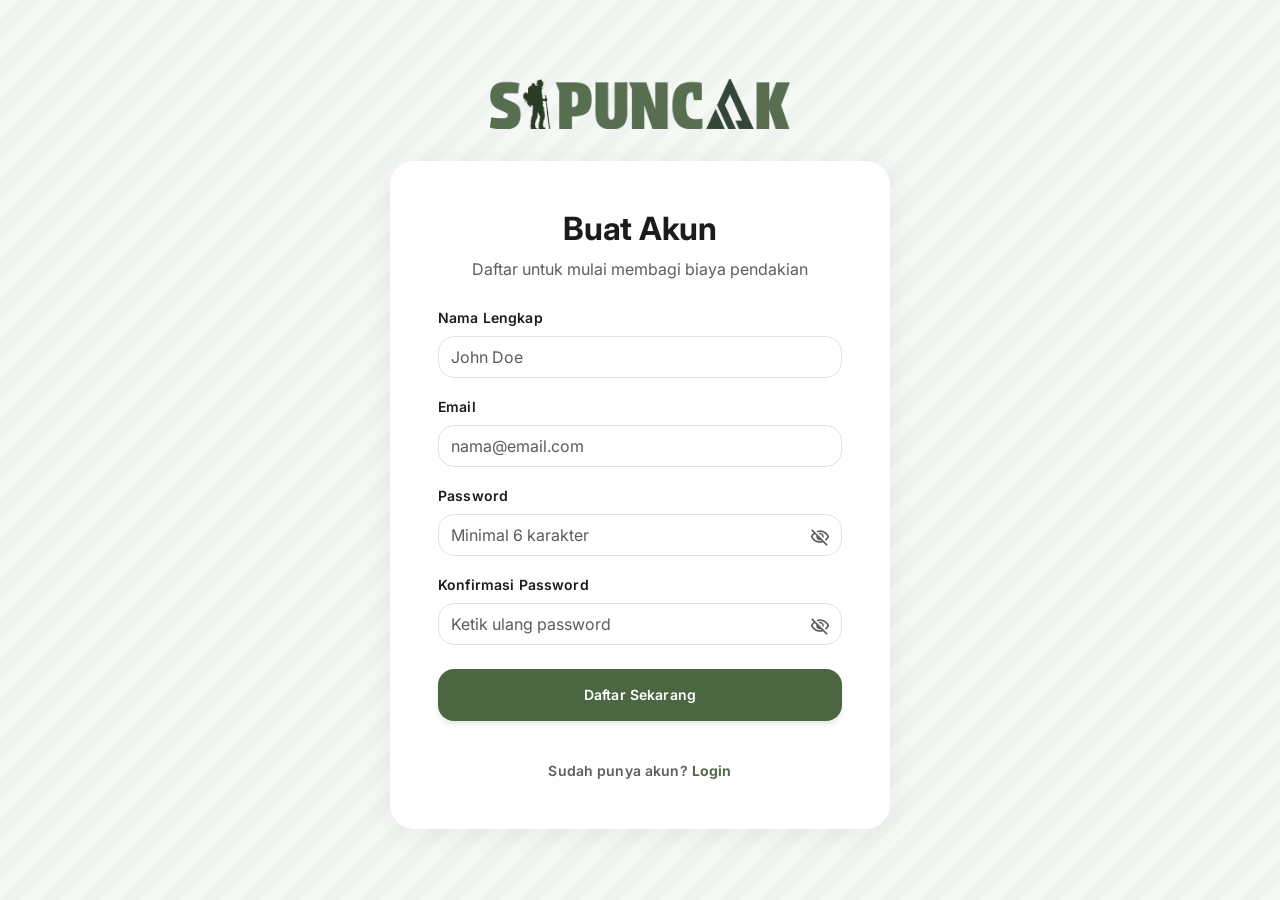
<file: register.html>
<!DOCTYPE html>
<html lang="id">

<head>
    <meta charset="utf-8">
    <meta content="width=device-width, initial-scale=1.0" name="viewport">
    <title>SiPuncak - Daftar Akun</title>
    <link href="https://cdn.jsdelivr.net/npm/bootstrap@5.3.3/dist/css/bootstrap.min.css" rel="stylesheet">
    <link href="https://fonts.googleapis.com/css2?family=Inter:wght@400;500;600;700&display=swap" rel="stylesheet">
    <link href="https://fonts.googleapis.com/css2?family=Material+Symbols+Outlined:wght,FILL@100..700,0..1&display=swap" rel="stylesheet">
    <link href="style.css" rel="stylesheet">
    <link rel="icon" type="image/png" href="sipuncak2_icon.png">
    <script src="custom-alert.js"></script>
</head>

<body class="bg-surface text-on-surface d-flex flex-column min-vh-100 overflow-x-hidden hero-gradient mountain-pattern">

    <main class="flex-grow-1 d-flex flex-column align-items-center justify-content-center px-3 px-md-4 py-5">
        
        <div class="text-center mb-4">
            <img src="sipuncak2.png" alt="logo SiPuncak" class="mt-2 mb-2" style="width: clamp(180px, 50vw, 300px);">
        </div>

        <div class="w-100 bg-white rounded-custom-lg shadow-custom-lg p-4 p-md-5 position-relative overflow-hidden" style="max-width: 500px;">
            <div class="text-center mb-4">
                <h1 class="font-headline-lg text-on-surface fw-bold mb-2">Buat Akun</h1>
                <p class="font-body-md text-secondary-custom">Daftar untuk mulai membagi biaya pendakian</p>
            </div>



            <form id="registerForm">
                <div class="mb-3">
                    <label for="name" class="form-label font-label-md fw-semibold">Nama Lengkap</label>
                    <input type="text" class="form-control rounded-custom py-2" id="name" placeholder="John Doe" required>
                </div>
                <div class="mb-3">
                    <label for="email" class="form-label font-label-md fw-semibold">Email</label>
                    <input type="email" class="form-control rounded-custom py-2" id="email" placeholder="nama@email.com" required>
                </div>
                <div class="mb-3">
                    <label for="password" class="form-label font-label-md fw-semibold">Password</label>
                    <div class="position-relative">
                        <input type="password" class="form-control rounded-custom py-2 pe-5" id="password" placeholder="Minimal 6 karakter" required minlength="6">
                        <button type="button" class="btn position-absolute end-0 top-50 translate-middle-y" onclick="togglePassword('password', 'togglePasswordIcon')" style="border: none; background: transparent;">
                            <span class="material-symbols-outlined text-secondary-custom" id="togglePasswordIcon" style="font-size: 20px;">visibility_off</span>
                        </button>
                    </div>
                </div>
                <div class="mb-4">
                    <label for="confirmPassword" class="form-label font-label-md fw-semibold">Konfirmasi Password</label>
                    <div class="position-relative">
                        <input type="password" class="form-control rounded-custom py-2 pe-5" id="confirmPassword" placeholder="Ketik ulang password" required minlength="6">
                        <button type="button" class="btn position-absolute end-0 top-50 translate-middle-y" onclick="togglePassword('confirmPassword', 'toggleConfirmPasswordIcon')" style="border: none; background: transparent;">
                            <span class="material-symbols-outlined text-secondary-custom" id="toggleConfirmPasswordIcon" style="font-size: 20px;">visibility_off</span>
                        </button>
                    </div>
                </div>
                
                <button type="submit" class="btn btn-primary-custom w-100 py-3 font-label-md rounded-custom shadow-custom-md mb-3">
                    Daftar Sekarang
                </button>
            </form>

            <div class="text-center mt-4">
                <p class="font-label-md text-secondary-custom mb-0">Sudah punya akun? <a href="login.html" class="text-primary-custom fw-bold text-decoration-none">Login</a></p>
            </div>
        </div>
    </main>

    <script src="auth.js"></script>
    <script>
        if (isUserLoggedIn()) {
            window.location.href = 'index.html';
        }

        function togglePassword(inputId, iconId) {
            const input = document.getElementById(inputId);
            const icon = document.getElementById(iconId);
            
            if (input.type === 'password') {
                input.type = 'text';
                icon.textContent = 'visibility';
            } else {
                input.type = 'password';
                icon.textContent = 'visibility_off';
            }
        }

        document.getElementById('registerForm').addEventListener('submit', async function(e) {
            e.preventDefault();
            const name = document.getElementById('name').value;
            const email = document.getElementById('email').value;
            const password = document.getElementById('password').value;
            const confirmPassword = document.getElementById('confirmPassword').value;
            
            if (password !== confirmPassword) {
                CustomAlert.show({ message: 'Password dan konfirmasi password tidak cocok.', icon: "error" });
                return;
            }
            
            const result = registerUser(name, email, password);
            if (result.success) {
                await CustomAlert.show({ message: result.message, icon: "check_circle" });
                document.getElementById('registerForm').reset();
                window.location.href = 'login.html';
            } else {
                CustomAlert.show({ message: result.message, icon: "error" });
            }
        });
    </script>
</body>
</html>
</file>
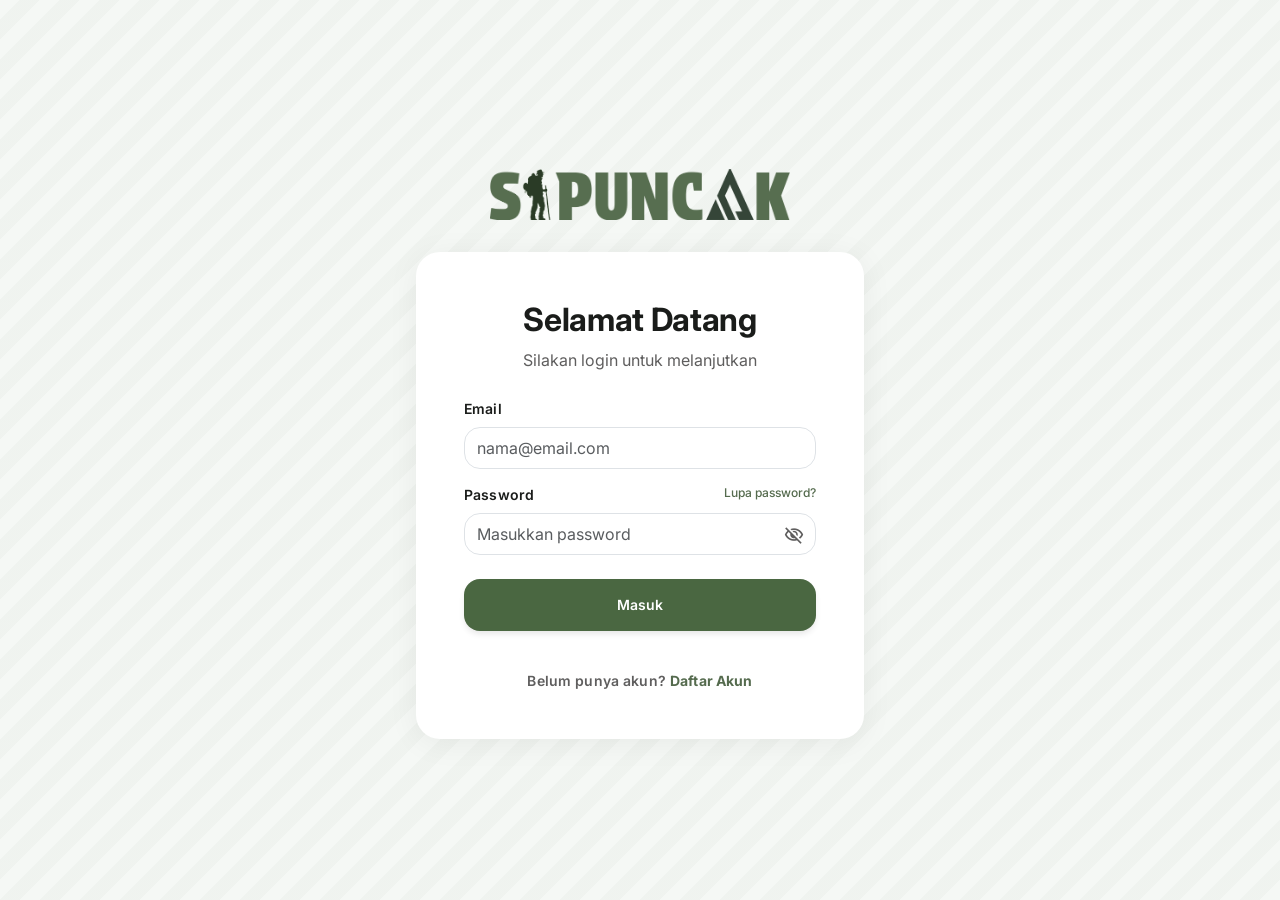
<file: room.html>
<!DOCTYPE html>
<html lang="en">

<head>
    <meta charset="utf-8">
    <meta content="width=device-width, initial-scale=1.0" name="viewport">
    <title>SiPuncak - Dashboard Trip</title>
    <link href="https://cdn.jsdelivr.net/npm/bootstrap@5.3.3/dist/css/bootstrap.min.css" rel="stylesheet">
    <link href="https://fonts.googleapis.com/css2?family=Inter:wght@400;500;600;700;800&display=swap" rel="stylesheet">
    <link href="https://fonts.googleapis.com/css2?family=Material+Symbols+Outlined:wght,FILL@100..700,0..1&display=swap" rel="stylesheet">
    <link href="style.css" rel="stylesheet">
    <link rel="icon" type="image/png" href="sipuncak2_icon.png">
    <script src="auth.js"></script>
    <script>requireAuth();</script>
    <script src="custom-alert.js"></script>
</head>

<body class="d-flex flex-column min-vh-100">

    <header class="bg-primary-container sticky-top p-2 px-3 shadow-sm">
        <div class="container-fluid max-w-container mx-auto py-2 px-3" style="height: 40px;">
            <div class="d-flex justify-content-between align-items-center">
                <div class="mt-1 mb-1">
                    <img src="logosipuncak.png" alt="logo SiPuncak" style="width: 150px;">
                </div>
            </div>
        </div>
    </header>

    <main class="flex-grow-1 d-flex room-main-layout w-100 mx-auto overflow-hidden" style="max-width: 1440px;">

        <section class="w-100 p-3 p-md-4 bg-surface overflow-auto no-scrollbar" style="flex: 1 1 65%;">
            <div class="d-flex flex-column gap-3">

                <div class="d-flex align-items-center justify-content-between gap-2 flex-wrap">
                    <div class="min-w-0">
                        <div class="d-flex align-items-center gap-2 mb-1 flex-wrap">
                            <span class="material-symbols-outlined text-primary-custom" style="font-size: clamp(24px, 5vw, 32px); font-variation-settings: 'FILL' 1;">trip</span>
                            <h1 id="roomTitle" class="font-headline-lg text-on-surface mb-0 room-header-title text-truncate">
                                Trip
                            </h1>
                        </div>
                        <p class="font-label-sm text-secondary-custom mb-0">Kelola peralatan pendakian bersama tim</p>
                    </div>
                    <button onclick="joinFake()" class="btn btn-active d-flex align-items-center gap-2 px-3 py-2 bg-secondary-container rounded-custom shadow-custom flex-shrink-0">
                        <span class="material-symbols-outlined" style="font-size: 20px;">group_add</span>
                        <span class="add-member-label">Tambah Anggota</span>
                    </button>
                </div>

                <div class="bg-white p-3 rounded-custom room-table-wrapper">
                    <div class="table-responsive">
                        <table class="table table-borderless mb-0" style="min-width: 560px;">
                            <thead>
                                <tr>
                                    <th class="font-label-sm text-secondary-custom ps-2" style="width: 30%;">Nama Peralatan</th>
                                    <th class="font-label-sm text-secondary-custom ps-2" style="width: 22%;">Harga Sewa/Beli</th>
                                    <th class="font-label-sm text-secondary-custom ps-2" style="width: 18%;">Anggota</th>
                                    <th class="font-label-sm text-secondary-custom ps-2" style="width: 10%;">Qty</th>
                                    <th class="font-label-sm text-secondary-custom ps-2 text-center" style="width: 12%;">Mode</th>
                                    <th style="width: 8%;"></th>
                                </tr>
                            </thead>
                            <tbody>
                                <tr>
                                    <td class="align-middle">
                                        <input id="equipInput" class="form-control bg-surface-container border-surface-variant rounded-3 px-3 py-2 font-label-md fw-medium" placeholder="e.g., Tenda Dome 4P" type="text">
                                    </td>
                                    <td class="align-middle">
                                        <div class="position-relative">
                                            <span class="position-absolute font-label-md text-secondary-custom" style="left: 12px; top: 50%; transform: translateY(-50%);">Rp</span>
                                            <input id="priceInput" class="form-control bg-surface-container border-surface-variant rounded-3 font-label-md text-on-surface" style="padding-left: 40px; padding-right: 8px; padding-top: 8px; padding-bottom: 8px;" placeholder="0" type="number" min="0">
                                        </div>
                                    </td>
                                    <td class="align-middle">
                                        <select id="userInput" class="form-select bg-surface-container border-surface-variant rounded-3 px-2 py-2 font-label-md"></select>
                                    </td>
                                    <td class="align-middle">
                                        <input id="qtyInput" class="form-control bg-surface-container border-surface-variant rounded-3 font-label-md text-on-surface" style="padding: 8px; padding-left: 10px;" placeholder="1" type="number" min="1">
                                    </td>
                                    <td class="align-middle text-center">
                                        <button id="splitToggleDesktop" type="button" class="split-toggle-btn mx-auto" onclick="toggleSplitDesktop()" title="Mode: Dibagi Rame">
                                            <span class="split-icon split-icon-group">
                                                <span class="material-symbols-outlined" style="font-size: 16px; font-variation-settings: 'FILL' 1;">group</span>
                                            </span>
                                            <span class="split-icon split-icon-solo">
                                                <span class="material-symbols-outlined" style="font-size: 16px; font-variation-settings: 'FILL' 1;">person</span>
                                            </span>
                                        </button>
                                        <p id="splitLabelDesktop" class="font-label-sm text-secondary-custom mb-0 mt-1" style="font-size: 10px; line-height: 1.2;">Rame</p>
                                    </td>
                                    <td class="align-middle text-end">
                                        <button onclick="addItem()" class="btn btn-active d-flex align-items-center justify-content-center bg-primary-container text-white rounded-3 floating-shadow shadow-custom-2" style="width: 35px; height: 35px;">
                                            <span class="material-symbols-outlined" style="font-size: 26px; font-variation-settings: 'FILL' 1;">add</span>
                                        </button>
                                    </td>
                                </tr>
                            </tbody>
                        </table>
                    </div>
                </div>

                <div class="room-input-card">
                    <p class="font-label-sm text-secondary-custom mb-0 fw-semibold text-uppercase" style="letter-spacing: 0.08em;">Tambah Peralatan</p>

                    <input id="equipInputMobile" class="form-control bg-surface-container border-surface-variant rounded-3 px-3 py-2 font-label-md fw-medium" placeholder="Nama peralatan (e.g., Tenda Dome 4P)" type="text">

                    <div class="input-row">
                        <div class="position-relative flex-grow-1">
                            <span class="position-absolute font-label-md text-secondary-custom" style="left: 12px; top: 50%; transform: translateY(-50%);">Rp</span>
                            <input id="priceInputMobile" class="form-control bg-surface-container border-surface-variant rounded-3 font-label-md" style="padding-left: 40px;" placeholder="Harga" type="number" min="0">
                        </div>
                        <input id="qtyInputMobile" class="form-control bg-surface-container border-surface-variant rounded-3 font-label-md text-center" style="width: 70px; flex-shrink: 0;" placeholder="Qty" type="number" min="1">
                    </div>

                    <div class="input-row">
                        <select id="userInputMobile" class="form-select bg-surface-container border-surface-variant rounded-3 font-label-md flex-grow-1"></select>

                        <div class="d-flex flex-column align-items-center gap-1 flex-shrink-0">
                            <button id="splitToggleMobile" type="button" class="split-toggle-btn" onclick="toggleSplitMobile()" title="Mode pembagian">
                                <span class="split-icon split-icon-group">
                                    <span class="material-symbols-outlined" style="font-size: 16px; font-variation-settings: 'FILL' 1;">group</span>
                                </span>
                                <span class="split-icon split-icon-solo">
                                    <span class="material-symbols-outlined" style="font-size: 16px; font-variation-settings: 'FILL' 1;">person</span>
                                </span>
                            </button>
                            <span id="splitLabelMobile" class="font-label-sm text-secondary-custom" style="font-size: 10px;">Rame</span>
                        </div>

                        <button onclick="addItemMobile()" class="btn btn-active d-flex align-items-center justify-content-center bg-primary-container text-white rounded-3 floating-shadow shadow-custom-2 flex-shrink-0" style="width: 42px; height: 42px;">
                            <span class="material-symbols-outlined" style="font-size: 26px; font-variation-settings: 'FILL' 1;">add</span>
                        </button>
                    </div>
                </div>

                <div class="d-flex flex-column gap-2">
                    <div class="d-flex justify-content-between align-items-center px-2 flex-wrap gap-2">
                        <h3 class="font-label-md text-on-surface text-uppercase mb-0 d-flex align-items-center gap-2" style="letter-spacing: 0.1em;">
                            <span class="material-symbols-outlined text-primary-custom" style="font-size: 20px;">inventory_2</span>
                            Daftar Peralatan
                        </h3>
                        <span id="itemCountLabel" class="font-label-sm text-secondary-custom">
                            Item akan muncul di sini
                        </span>
                    </div>
                    <div id="itemList" class="d-flex flex-column gap-2">
                    </div>
                </div>
            </div>
        </section>

        <aside class="w-100 bg-surface-container p-3 d-flex flex-column gap-3 border-start border-surface-variant border-opacity-25 room-aside" style="flex: 1 1 35%;">

            <div class="bg-white p-3 rounded-custom floating-shadow">
                <div class="mb-3">
                    <label class="font-label-sm text-secondary-custom mb-2 d-block">Pajak PPN (%)</label>
                    <div class="position-relative">
                        <span class="position-absolute font-label-md text-secondary-custom" style="right: 12px; top: 50%; transform: translateY(-50%);">%</span>
                        <input id="taxInput" class="form-control bg-surface-container border-surface-variant rounded-3 px-3 py-2" type="number" value="0" min="0">
                    </div>
                </div>
                <div class="mb-3">
                    <label class="font-label-sm text-secondary-custom mb-2 d-block">Diskon Toko</label>
                    <div class="position-relative">
                        <span class="position-absolute font-label-md text-secondary-custom" style="left: 12px; top: 50%; transform: translateY(-50%);">Rp</span>
                        <input id="discountInput" class="form-control bg-surface-container border-surface-variant rounded-3" style="padding-left: 48px; padding-right: 12px; padding-top: 8px; padding-bottom: 8px;" type="number" value="0" min="0">
                    </div>
                </div>
                <div class="mb-0">
                    <label class="font-label-sm text-secondary-custom mb-2 d-block">Biaya Tambahan (Transport/Parkir)</label>
                    <div class="position-relative">
                        <span class="position-absolute font-label-md text-secondary-custom" style="left: 12px; top: 50%; transform: translateY(-50%);">Rp</span>
                        <input id="extraFee" class="form-control bg-surface-container border-surface-variant rounded-3" style="padding-left: 48px; padding-right: 12px; padding-top: 8px; padding-bottom: 8px;" type="number" value="0" min="0">
                    </div>
                </div>
            </div>

            <div class="mt-auto pt-2">
                <div class="mb-3 bg-white p-3 rounded-custom">
                    <table class="table table-borderless mb-0">
                        <tbody>
                            <tr>
                                <td class="font-body-md text-secondary-custom py-2">Subtotal</td>
                                <td id="subtotal" class="font-body-md text-secondary-custom py-2 text-end">Rp 0</td>
                            </tr>
                            <tr>
                                <td class="font-body-md text-secondary-custom py-2">Total Pajak</td>
                                <td id="tax" class="font-body-md text-secondary-custom py-2 text-end">Rp 0</td>
                            </tr>
                            <tr>
                                <td class="font-body-md text-secondary-custom py-2">Biaya Tambahan</td>
                                <td id="fees" class="font-body-md text-secondary-custom py-2 text-end">Rp 0</td>
                            </tr>
                            <tr class="border-top border-surface-variant">
                                <td class="font-body-md fw-bold text-on-primary-container pt-3">Total Keseluruhan</td>
                                <td id="grandTotal" class="fw-bold text-primary-custom pt-3 text-end" style="font-size: clamp(16px, 4vw, 20px);">Rp 0</td>
                            </tr>
                        </tbody>
                    </table>
                </div>
                <div class="d-flex flex-column gap-2">
                    <button id="lockRoomBtn" class="btn btn-active w-100 py-3 rounded-custom d-flex align-items-center justify-content-center gap-2 floating-shadow btn-primary-custom shadow-custom-2" style="background-color: var(--color-primary-container); color: white;">
                        <span class="material-symbols-outlined" style="font-variation-settings: 'FILL' 1;">lock</span>
                        <span class="font-headline-md" style="font-size: clamp(16px, 4vw, 24px);">Selesai & Kunci Trip</span>
                    </button>
                    <p class="text-center font-label-sm text-secondary-custom mb-0">Tidak ada yang bisa edit setelah dikunci.</p>
                </div>
            </div>
        </aside>
    </main>

    <footer class="bg-primary-container border-top border-surface-variant px-3">
        <div class="container-fluid max-w-container mx-auto py-2 px-3">
            <div class="row g-2 align-items-center">
                <div class="col-12 col-md-6 text-center text-md-start">
                    <div class="mb-2">
                        <img src="logosipuncak.png" alt="logo SiPuncak" style="width: 100px;">
                    </div>
                    <p class="font-label-sm text-on-primary mb-0">© 2026 SiPuncak. All rights reserved.</p>
                </div>
                <div class="col-12 col-md-6">
                    <div class="d-flex justify-content-center justify-content-md-end gap-3">
                        <a class="font-label-sm text-on-primary text-decoration-none hover-text" href="#">Privacy Policy</a>
                        <a class="font-label-sm text-on-primary text-decoration-none hover-text" href="#">Terms of Service</a>
                        <a class="font-label-sm text-on-primary text-decoration-none hover-text" href="#">Help Center</a>
                    </div>
                </div>
            </div>
        </div>
    </footer>

    <script src="https://cdn.jsdelivr.net/npm/bootstrap@5.3.3/dist/js/bootstrap.bundle.min.js"></script>

    <script>
        let roomData = JSON.parse(localStorage.getItem("roomData"));

        if (!roomData) {
            roomData = {
                roomName: "-",
                host: "Host",
                rekening: "-",
                users: ["Host"],
                items: [],
                tax: 0,
                discount: 0,
                fee: 0
            };
        }


        let currentSplitMode = "all";

        function toggleSplitDesktop() {
            currentSplitMode = currentSplitMode === "all" ? "solo" : "all";
            updateSplitUI();
        }

        function toggleSplitMobile() {
            currentSplitMode = currentSplitMode === "all" ? "solo" : "all";
            updateSplitUI();
        }

        function updateSplitUI() {
            const isAll = currentSplitMode === "all";

            const desktopBtn = document.getElementById("splitToggleDesktop");
            const desktopLabel = document.getElementById("splitLabelDesktop");
            if (desktopBtn) {
                if (isAll) {
                    desktopBtn.classList.remove("solo-mode");
                    desktopBtn.title = "Mode: Dibagi Rame ke semua";
                    desktopLabel.textContent = "Rame";
                } else {
                    desktopBtn.classList.add("solo-mode");
                    desktopBtn.title = "Mode: Biaya Sendiri";
                    desktopLabel.textContent = "Sendiri";
                }
            }

            const mobileBtn = document.getElementById("splitToggleMobile");
            const mobileLabel = document.getElementById("splitLabelMobile");
            if (mobileBtn) {
                if (isAll) {
                    mobileBtn.classList.remove("solo-mode");
                    mobileLabel.textContent = "Rame";
                } else {
                    mobileBtn.classList.add("solo-mode");
                    mobileLabel.textContent = "Sendiri";
                }
            }
        }

        function rupiah(num) {
            return "Rp " + num.toLocaleString("id-ID");
        }

        function renderUsers() {
            const selects = ["userInput", "userInputMobile"];
            selects.forEach(id => {
                const select = document.getElementById(id);
                if (!select) return;
                select.innerHTML = "";
                roomData.users.forEach((user) => {
                    select.innerHTML += `<option class="font-label-md">${user}</option>`;
                });
            });
        }

        function addItem() {
            const equip = document.getElementById("equipInput").value.trim();
            const price = Number(document.getElementById("priceInput").value);
            const user = document.getElementById("userInput").value;
            const qty = Number(document.getElementById("qtyInput").value || 1);
            pushItem(equip, price, user, qty, currentSplitMode);
            document.getElementById("equipInput").value = "";
            document.getElementById("priceInput").value = "";
            document.getElementById("qtyInput").value = "";
        }

        function addItemMobile() {
            const equip = document.getElementById("equipInputMobile").value.trim();
            const price = Number(document.getElementById("priceInputMobile").value);
            const user = document.getElementById("userInputMobile").value;
            const qty = Number(document.getElementById("qtyInputMobile").value || 1);
            pushItem(equip, price, user, qty, currentSplitMode);
            document.getElementById("equipInputMobile").value = "";
            document.getElementById("priceInputMobile").value = "";
            document.getElementById("qtyInputMobile").value = "";
        }

        function pushItem(equip, price, user, qty, splitMode) {
            if (equip === "" || price <= 0) {
                CustomAlert.show({ message: "Isi nama barang dan harga terlebih dahulu.", icon: "warning" });
                return;
            }

            const isDuplicate = roomData.items.some(item =>
                item.equip.toLowerCase() === equip.toLowerCase() &&
                item.user === user &&
                item.price === price
            );

            if (isDuplicate) {
                CustomAlert.show({ message: `Item "${equip}" untuk ${user} dengan harga ${rupiah(price)} sudah ada di list!\n\nGunakan nama berbeda atau edit qty item yang sudah ada.`, icon: "error" });
                return;
            }

            const totalprice = price * qty;

            roomData.items.push({
                equip,
                price,
                totalprice,
                user,
                qty,
                splitMode 
            });

            renderItems();
            updateTotal();
        }

        function renderItems() {
            const list = document.getElementById("itemList");
            list.innerHTML = "";

            const countLabel = document.getElementById("itemCountLabel");
            if (roomData.items.length === 0) {
                countLabel.textContent = "Item akan muncul di sini";
                return;
            }
            countLabel.textContent = `${roomData.items.length} item`;

            roomData.items.forEach((item, index) => {
                const isAll = !item.splitMode || item.splitMode === "all";
                const splitBadge = isAll
                    ? `<span class="badge-rame">
                            <span class="material-symbols-outlined" style="font-size: 11px; font-variation-settings: 'FILL' 1;">group</span>
                            Rame
                        </span>`
                    : `<span class="badge-sendiri">
                            <span class="material-symbols-outlined" style="font-size: 11px; font-variation-settings: 'FILL' 1;">person</span>
                            Sendiri
                        </span>`;

                list.innerHTML += `
                    <div class="bg-white p-3 rounded-custom card-shadow border border-surface-variant border-opacity-25 d-flex justify-content-between align-items-start item-slide-in item-card-mobile" style="gap: 8px;">
                        <div class="flex-grow-1 min-w-0">
                            <div class="d-flex align-items-center gap-2 flex-wrap mb-1">
                                <span class="bg-primary-fixed px-2 py-1 fw-medium rounded" style="font-size: 12px;">${item.user}</span>
                                ${splitBadge}
                            </div>
                            <div class="d-flex align-items-center gap-1 flex-wrap mt-1">
                                <p class="fw-semibold mb-0" style="font-size: clamp(13px, 3vw, 15px);">${item.equip} &mdash; ${item.qty} &times;</p>
                                <span class="text-secondary-custom fw-medium" style="font-size: clamp(12px, 2.5vw, 14px);">${rupiah(item.price)}</span>
                            </div>
                            <span class="text-primary-custom fw-semibold" style="font-size: clamp(13px, 3vw, 15px);">${rupiah(item.totalprice)}</span>
                        </div>
                        <button onclick="deleteItem(${index})" class="btn btn-sm text-danger p-2 outline-danger rounded-circle item-delete-btn" style="min-width: 39px; min-height: 36px; flex-shrink: 0;">
                            <span class="material-symbols-outlined" style="font-size: 18px;">delete</span>
                        </button>
                    </div>
                `;
            });

            list.innerHTML += `
                <div class="d-flex justify-content-center mt-2">
                    <button onclick="deleteAllItems()" class="btn outline-danger px-4 py-2 rounded-custom d-flex align-items-center gap-2 font-label-md">
                        <span class="material-symbols-outlined" style="font-size: 18px;">delete_sweep</span>
                        Hapus Semua
                    </button>
                </div>
            `;
        }

        function updateTotal() {
            const subtotal = roomData.items.reduce((total, item) => total + item.totalprice, 0);
            const taxPercent = Number(document.getElementById("taxInput").value || 0);
            const discount = Number(document.getElementById("discountInput").value || 0);
            const fee = Number(document.getElementById("extraFee").value || 0);

            const tax = subtotal * (taxPercent / 100);
            const grand = subtotal + tax + fee - discount;

            document.getElementById("subtotal").innerText = rupiah(subtotal);
            document.getElementById("tax").innerText = rupiah(tax);
            document.getElementById("fees").innerText = rupiah(fee);
            document.getElementById("grandTotal").innerText = rupiah(grand);

            roomData.tax = taxPercent;
            roomData.discount = discount;
            roomData.fee = fee;
        }

        document.getElementById("taxInput").addEventListener("input", updateTotal);
        document.getElementById("discountInput").addEventListener("input", updateTotal);
        document.getElementById("extraFee").addEventListener("input", updateTotal);


        function lockRoom() {
            if (roomData.items.length === 0) {
                CustomAlert.show({ message: "Tidak dapat mengunci trip!\n\nMinimal harus ada 1 barang dalam daftar peralatan.", icon: "error" });
                return;
            }

            if (roomData.users.length < 2) {
                CustomAlert.show({ message: "Tidak dapat mengunci trip!\n\nMinimal harus ada 2 anggota dalam trip ini.\nSilakan tambah anggota terlebih dahulu.", icon: "error" });
                return;
            }

            localStorage.setItem("roomData", JSON.stringify(roomData));
            window.location.href = "nota.html";
        }

        async function deleteItem(index) {
            if (await CustomAlert.show({ message: "Hapus item ini dari daftar?", icon: "warning", showCancel: true, confirmText: "Hapus" })) {
                roomData.items.splice(index, 1);
                renderItems();
                updateTotal();
            }
        }

        async function deleteAllItems() {
            if (await CustomAlert.show({ message: "Hapus semua item dari daftar peralatan?", icon: "warning", showCancel: true, confirmText: "Hapus Semua" })) {
                roomData.items = [];
                renderItems();
                updateTotal();
            }
        }

        async function joinFake() {
            const nama = await CustomAlert.show({
                message: "Masukkan nama anggota baru:",
                icon: "person_add",
                iconColor: "#556b4e",
                showInput: true,
                inputPlaceholder: "Contoh: Budi",
                showCancel: true,
                confirmText: "Tambah"
            });
            
            if (nama === false || nama === null) {
                return;
            }
            
            if (!nama || nama.trim() === "") {
                CustomAlert.show({ 
                    message: "Nama anggota tidak boleh kosong!\n\nSilakan isi nama anggota terlebih dahulu.", 
                    icon: "error" 
                });
                return;
            }

            const isDuplicate = roomData.users.some(user => user.toLowerCase() === nama.trim().toLowerCase());
            if (isDuplicate) {
                CustomAlert.show({ message: "Nama anggota sudah ada di list!\nGunakan nama yang berbeda.", icon: "error" });
                return;
            }

            roomData.users.push(nama.trim());
            localStorage.setItem("roomData", JSON.stringify(roomData));
            CustomAlert.show({ message: "Anggota baru berhasil ditambahkan!", icon: "check_circle" });
            renderUsers();
        }

        document.getElementById("roomTitle").innerText = `Trip ${roomData.roomName}`;
        renderUsers();
        document.getElementById("lockRoomBtn").addEventListener("click", lockRoom);

        document.getElementById("userInput").addEventListener("change", function() {
            const mob = document.getElementById("userInputMobile");
            if (mob) mob.value = this.value;
        });
        document.getElementById("userInputMobile").addEventListener("change", function() {
            const desk = document.getElementById("userInput");
            if (desk) desk.value = this.value;
        });

        ["equipInput", "priceInput", "qtyInput"].forEach(id => {
            const el = document.getElementById(id);
            if (el) el.addEventListener("keydown", e => { if (e.key === "Enter") addItem(); });
        });
        ["equipInputMobile", "priceInputMobile", "qtyInputMobile"].forEach(id => {
            const el = document.getElementById(id);
            if (el) el.addEventListener("keydown", e => { if (e.key === "Enter") addItemMobile(); });
        });
    </script>
</body>

</html>
</file>
<file: style.css>
:root {
    --color-tertiary-fixed-dim: #c5c6c8;
    --color-inverse-on-surface: #f0f1f1;
    --color-secondary: #5f5e5e;
    --color-surface-dim: #d8e3d8;
    --color-secondary-fixed: #e8ede8;
    --color-primary-container: #4a6741;
    --color-secondary-fixed-dim: #c8cec8;
    --color-on-surface: #1a1c1a;
    --color-on-primary: #ffffff;
    --color-surface-tint: #556b4e;
    --color-tertiary-fixed: #e1e2e4;
    --color-surface-variant: #e2e5e2;
    --color-primary: #556b4e;
    --color-on-background: #1a1c1a;
    --color-on-tertiary-container: #343739;
    --color-error: #ba1a1a;
    --color-secondary-container: #d8e3d8;
    --color-tertiary: #5c5f60;
    --color-background: #f5f8f5;
    --color-outline: #6b7c63;
    --color-on-primary-fixed-variant: #3d5237;
    --color-on-primary-fixed: #1e2b1a;
    --color-on-secondary-container: #4a5447;
    --color-surface-container: #eef2ee;
    --color-on-secondary-fixed: #1c1f1c;
    --color-tertiary-container: #9ea0a2;
    --color-on-tertiary-fixed: #191c1e;
    --color-on-secondary-fixed-variant: #474946;
    --color-on-primary-container: #2d3e28;
    --color-primary-fixed: #d4e8cc;
    --color-outline-variant: #c0d0b8;
    --color-on-surface-variant: #3d4a37;
    --color-on-error-container: #c0000d;
    --color-surface-bright: #f5f8f5;
    --color-error-container: #ffdad6;
    --color-inverse-surface: #2f312f;
    --color-primary-fixed-dim: #b8ccb1;
    --color-on-tertiary-fixed-variant: #444749;
    --color-surface: #f5f8f5;
    --color-inverse-primary: #b8ccb1;
    --color-army-green: #556b4e;
    --color-army-green-dark: #3d5237;
    --color-army-green-light: #6b8462;
    --color-mountain-accent: #8b9d84;
}

body {
    font-family: 'Inter', sans-serif;
    background-color: var(--color-surface);
    color: var(--color-on-surface);
    overflow-x: hidden;
    max-width: 100vw;
}

html {
    overflow-x: hidden;
    max-width: 100vw;
}

* {
    box-sizing: border-box;
}

.material-symbols-outlined {
    font-variation-settings: 'FILL' 0, 'wght' 400, 'GRAD' 0, 'opsz' 24;
    vertical-align: middle;
}

.bg-surface {
    background-color: var(--color-surface) !important;
}

.bg-surface-container {
    background-color: var(--color-surface-container) !important;
}

.bg-primary-container {
    background-color: var(--color-primary-container) !important;
}

.bg-primary-fixed {
    background-color: var(--color-primary-fixed) !important;
}

.bg-secondary-container {
    background-color: var(--color-secondary-container) !important;
}

.text-primary-custom {
    color: var(--color-primary) !important;
}

.text-on-primary {
    color: var(--color-on-primary) !important;
}

.text-on-primary-container {
    color: var(--color-on-primary-container) !important;
}

.text-secondary-custom {
    color: var(--color-secondary) !important;
}

.text-on-surface {
    color: var(--color-on-surface) !important;
}

.text-tertiary {
    color: var(--color-tertiary) !important;
}

.border-surface-variant {
    border-color: var(--color-surface-variant) !important;
}

.border-outline-variant {
    border-color: var(--color-outline-variant) !important;
}

.form-control:focus,
.form-select:focus {
    border-color: var(--color-primary);
    box-shadow: 0 0 0 0.2rem rgba(153, 71, 0, 0.25);
}

.btn-primary-custom {
    background-color: var(--color-primary-container);
    color: var(--color-on-primary);
    border: none;
}

.btn-primary-custom:hover {
    background-color: var(--color-inverse-primary);
    opacity: 0.9;
}

.btn-primary-custom:active {
    transform: scale(0.98);
}

.outline-danger {
    border: 1px solid var(--color-on-error-container) !important;
    color: var(--color-error) !important; 
    background-color: var(--color-on-primary) !important; 
}

.outline-danger:hover {
    color: var(--color-on-primary) !important;
    background-color: var(--color-on-error-container) !important;
    border: 1px solid var(--color-on-error-container) !important;
}

.rounded-custom {
    border-radius: 1rem !important;
}

.rounded-custom-lg {
    border-radius: 1.5rem !important;
}

.shadow-custom {
    box-shadow: 0 1px 2px rgba(0, 0, 0, 0.05) !important;
}

.shadow-custom:hover {
    background-color: var(--color-army-green) !important;
    color: white !important; 
}

.shadow-custom-2 {
    transition: 0.2s ease;
}

.shadow-custom-2:hover {
    background-color: var(--color-secondary-container) !important;
    color: var(--color-army-green-dark) !important;
    box-shadow: 0 0 10px var(--color-army-green-dark);
}

.shadow-custom-md {
    box-shadow: 0 4px 6px -1px rgba(0, 0, 0, 0.1) !important;
}

.shadow-custom-lg {
    box-shadow: 0px 4px 32px rgba(0, 0, 0, 0.06) !important;
    transition: 0.2s ease;
}

.shadow-custom-lg:hover {
    box-shadow: 0px 8px 40px rgba(0, 0, 0, 0.06) !important;
}

.font-headline-lg {
    font-size: 32px;
    line-height: 40px;
    letter-spacing: -0.01em;
    font-weight: 700;
}

.font-headline-md {
    font-size: 24px;
    line-height: 32px;
    font-weight: 600;
}

.font-body-lg {
    font-size: 18px;
    line-height: 28px;
    font-weight: 400;
}

.font-body-md {
    font-size: 16px;
    line-height: 24px;
    font-weight: 400;
}

.font-label-lg {
    font-size: 16px;
    line-height: 36px;
    letter-spacing: 0.04em;
    font-weight: 500;
}

.font-label-md {
    font-size: 14px;
    line-height: 20px;
    letter-spacing: 0.01em;
    font-weight: 600;
}

.font-label-sm {
    font-size: 12px;
    line-height: 16px;
    font-weight: 500;
}

.font-display-lg {
    font-size: 48px;
    line-height: 56px;
    letter-spacing: -0.02em;
    font-weight: 700;
}

.max-w-container {
    max-width: 1200px;
}

.glass-card {
    background: rgba(255, 255, 255, 0.95);
    backdrop-filter: blur(8px);
}

/* Prevent horizontal overflow */
.row {
    --bs-gutter-x: 1.5rem;
}

@media (max-width: 575.98px) {
    .row {
        --bs-gutter-x: 1rem;
    }
}

.hero-gradient {
    background: linear-gradient(135deg, rgba(85, 107, 78, 0.08) 0%, rgba(107, 132, 98, 0.05) 50%, rgba(245, 248, 245, 0) 100%);
}

.mountain-pattern {
    background-image: linear-gradient(135deg, transparent 25%, rgba(85, 107, 78, 0.03) 25%, rgba(85, 107, 78, 0.03) 50%, transparent 50%, transparent 75%, rgba(85, 107, 78, 0.03) 75%);
    background-size: 40px 40px;
}

@keyframes float {
    0%, 100% { transform: translateY(0px); }
    50% { transform: translateY(-20px); }
}

@keyframes slideInRight {
    from {
        opacity: 0;
        transform: translateX(30px);
    }
    to {
        opacity: 1;
        transform: translateX(0);
    }
}

.slide-in-right {
    animation: slideInRight 0.6s ease-out;
}

@keyframes fadeInUp {
    from {
        opacity: 0;
        transform: translateY(20px);
    }
    to {
        opacity: 1;
        transform: translateY(0);
    }
}

.fade-in-up {
    animation: fadeInUp 0.8s ease-out;
}

.hover-text {
    transition: text-shadow 0.2s ease;
}

.hover-text:hover {
    text-shadow: 0 0 8px var(--color-on-primary);
}

.hover-text-2 {
    transition: text-shadow 0.2s ease;
}

.hover-text-2:hover {
    text-shadow: 0 0 2px var(--color-on-primary);
}

.hover-zoom {
    transition: transform 0.3s ease;
}

.hover-zoom:hover {
    transform: scale(1.08);
}

.hover-zoom-2 {
    transition: transform 0.15s ease;
}

.hover-zoom-2:hover {
    transform: scale(1.05);
}

.hover-lift {
    transition: transform 0.3s ease, box-shadow 0.3s ease;
}

.hover-lift:hover {
    transform: translateY(-5px);
    box-shadow: 0 8px 16px rgba(85, 107, 78, 0.15);
}

.cursor-pointer {
    cursor: pointer;
}

.receipt-edge {
    background-image: radial-gradient(circle, transparent, transparent 50%, #ffffff 50%, #ffffff 100%);
    background-size: 20px 20px;
    background-position: bottom left;
    background-repeat: repeat-x;
}

.receipt-dashed-line {
    border-top: 2px dashed #e2e2e2;
}

.active-pill {
    background-color: var(--color-primary-container) !important;
    color: white;
    border: none !important;
}

.no-scrollbar::-webkit-scrollbar {
    display: none;
}

.no-scrollbar {
    -ms-overflow-style: none;
    scrollbar-width: none;
}

.btn-active:active {
    transform: scale(0.95);
    transition: transform 0.15s ease;
}

.card-shadow {
    box-shadow: 0px 1px 2px rgba(0, 0, 0, 0.05);
}

nav a {
    position: relative;
    transition: color 0.3s ease;
}

nav a::after {
    content: '';
    position: absolute;
    border-radius: 100px;
    bottom: 0;
    left: 0;
    width: 0;
    height: 2px;
    background-color: var(--color-on-primary);
    transition: width 0.3s ease;
}

nav a:hover::after {
    width: 100%;
}

nav a.active::after {
    width: 100%;
}

.navbar-toggler {
    border: none;
    padding: 0;
    width: 40px;
    height: 40px;
    display: flex;
    align-items: center;
    justify-content: center;
    background-color: transparent;
}

.navbar-toggler:focus {
    box-shadow: none;
}

.navbar-toggler .material-symbols-outlined {
    color: var(--color-on-primary);
    font-size: 32px;
}

.dropdown-menu .dropdown-item {
    transition: all 0.2s ease;
    border-radius: 8px;
    margin: 2px 8px;
}

.dropdown-menu .dropdown-item:hover {
    background-color: rgba(255, 255, 255, 0.15);
    padding-left: 20px;
}

.dropdown-menu .dropdown-item.active {
    background-color: rgba(255, 255, 255, 0.2);
    font-weight: 600;
    position: relative;
}

.dropdown-menu .dropdown-item.active::before {
    content: '';
    position: absolute;
    left: 8px;
    top: 50%;
    transform: translateY(-50%);
    width: 3px;
    height: 60%;
    background-color: var(--color-on-primary);
    border-radius: 2px;
}

.floating-shadow {
    box-shadow: 0px 4px 6px -1px rgba(0, 0, 0, 0.1);
}

.carousel-control-prev,
.carousel-control-next {
    width: auto;
    opacity: 1;
}

.carousel-control-prev:hover > div,
.carousel-control-next:hover > div {
    background-color: var(--color-primary);
    transform: scale(1.1);
    transition: all 0.3s ease;
}

.carousel-indicators [data-bs-target] {
    width: 12px;
    height: 12px;
    border-radius: 50%;
    background-color: var(--color-primary-container);
    opacity: 0.5;
    border: none;
}

.carousel-indicators .active {
    opacity: 1;
    background-color: var(--color-primary-container);
}

.carousel-item {
    transition: transform 0.6s ease-in-out;
}

.split-toggle-btn {
    display: flex;
    align-items: center;
    justify-content: center;
    gap: 2px;
    background-color: var(--color-surface-container);
    border: 2px solid var(--color-surface-variant);
    border-radius: 999px;
    padding: 4px 6px;
    cursor: pointer;
    transition: all 0.25s ease;
    white-space: nowrap;
    min-width: 72px;
    height: 38px;
    position: relative;
    overflow: hidden;
    user-select: none;
}

.split-toggle-btn .split-icon {
    display: flex;
    align-items: center;
    justify-content: center;
    border-radius: 999px;
    padding: 3px;
    transition: all 0.25s ease;
}

.split-toggle-btn .split-icon-group {
    background-color: var(--color-primary-container);
    color: white;
}

.split-toggle-btn .split-icon-solo {
    background-color: transparent;
    color: var(--color-secondary);
}

.split-toggle-btn.solo-mode .split-icon-group {
    background-color: transparent;
    color: var(--color-secondary);
}

.split-toggle-btn.solo-mode .split-icon-solo {
    background-color: var(--color-secondary-container);
    color: var(--color-army-green-dark);
}

.split-toggle-btn:hover {
    border-color: var(--color-primary);
    box-shadow: 0 0 0 3px rgba(85, 107, 78, 0.12);
}

.split-toggle-btn:active {
    transform: scale(0.96);
}

.badge-rame {
    background-color: var(--color-primary-fixed);
    color: var(--color-army-green-dark);
    border: 1px solid var(--color-outline-variant);
    font-size: 11px;
    padding: 2px 8px;
    border-radius: 999px;
    font-weight: 600;
    letter-spacing: 0.02em;
    display: inline-flex;
    align-items: center;
    gap: 3px;
}

.badge-sendiri {
    background-color: var(--color-secondary-fixed);
    color: var(--color-army-green-dark);
    border: 1px solid var(--color-outline-variant);
    font-size: 11px;
    padding: 2px 8px;
    border-radius: 999px;
    font-weight: 600;
    letter-spacing: 0.02em;
    display: inline-flex;
    align-items: center;
    gap: 3px;
}

.room-input-card {
    display: none;
    flex-direction: column;
    gap: 10px;
    background: white;
    border-radius: 1rem;
    padding: 16px;
}

.room-input-card .input-row {
    display: flex;
    gap: 8px;
    align-items: center;
}

@media (max-width: 575.98px) {
    .font-display-lg {
        font-size: clamp(28px, 8vw, 48px);
        line-height: 1.2;
    }

    .font-headline-lg {
        font-size: clamp(20px, 6vw, 32px);
        line-height: 1.25;
    }

    .font-headline-md {
        font-size: clamp(16px, 5vw, 24px);
        line-height: 1.3;
    }

    .font-body-lg {
        font-size: clamp(14px, 4vw, 18px);
        line-height: 1.6;
    }

    .font-body-md {
        font-size: clamp(13px, 3.5vw, 16px);
        line-height: 1.5;
    }

    .font-label-md {
        font-size: clamp(12px, 3vw, 14px);
    }

    .font-label-sm {
        font-size: clamp(10px, 2.5vw, 12px);
    }

    .room-table-wrapper {
        display: none !important;
    }

    .room-input-card {
        display: flex;
    }

    .item-card-mobile {
        flex-direction: column !important;
        align-items: flex-start !important;
    }

    .item-card-mobile .item-delete-btn {
        align-self: flex-end;
        margin-top: -30px;
    }

    .nota-main {
        padding-left: 12px !important;
        padding-right: 12px !important;
    }

    .room-header-title {
        font-size: clamp(18px, 5vw, 32px) !important;
    }

    .add-member-label {
        display: none;
    }

    .room-aside {
        border-top: 1px solid var(--color-surface-variant);
        border-left: none !important;
    }

    .desktop-nav {
        display: none !important;
    }

    .mobile-nav {
        display: block !important;
    }

    header .container-fluid {
        height: 40px !important;
    }

    body, html {
        overflow-x: hidden !important;
        max-width: 100vw !important;
        width: 100vw !important;
    }

    .container-fluid, .row {
        max-width: 100vw !important;
        overflow-x: hidden !important;
    }

    main {
        max-width: 100vw !important;
        width: 100vw !important;
        overflow-x: hidden !important;
    }

    .row {
        margin-left: 0 !important;
        margin-right: 0 !important;
        --bs-gutter-x: 0.75rem !important;
    }

    .col-12, .col-md-4, .col-md-5, .col-md-6, .col-md-7 {
        padding-left: 0.5rem !important;
        padding-right: 0.5rem !important;
    }

    header {
        width: 100vw !important;
        max-width: 100vw !important;
    }

    img, iframe {
        max-width: 100% !important;
        height: 100% !important;
    }
}

@media (min-width: 576px) and (max-width: 991.98px) {
    .font-display-lg {
        font-size: clamp(34px, 6vw, 48px);
    }

    .font-headline-lg {
        font-size: clamp(24px, 5vw, 32px);
    }

    .font-headline-md {
        font-size: clamp(18px, 4vw, 24px);
    }

    .room-table-wrapper {
        display: none !important;
    }

    .room-input-card {
        display: flex;
    }

    .room-aside {
        border-top: 1px solid var(--color-surface-variant);
        border-left: none !important;
    }

    .desktop-nav {
        display: none !important;
    }

    .mobile-nav {
        display: block !important;
    }

    header .container-fluid {
        height: 40px !important;
    }
}

@media (min-width: 992px) {
    .desktop-nav {
        display: flex !important;
    }

    .mobile-nav {
        display: none !important;
    }
}

.room-main-layout {
    flex-direction: column !important;
}

@media (min-width: 992px) {
    .room-main-layout {
        flex-direction: row !important;
    }

    .room-table-wrapper {
        display: block !important;
    }

    .room-input-card {
        display: none !important;
    }
}

@media (max-width: 575.98px) {
    .nota-receipt-card {
        margin-left: 0 !important;
        margin-right: 0 !important;
    }
}

@media (max-width: 575.98px) {
    .history-card-row {
        flex-direction: column !important;
        gap: 12px !important;
    }

    .history-card-actions {
        display: flex;
        justify-content: flex-end;
    }
}

@media (max-width: 575.98px) {
    .hero-cta-box {
        padding: 16px !important;
    }

    .feature-grid .col-12 {
        margin-bottom: 0;
    }
}

.min-w-0 {
    min-width: 0;
}

.text-truncate-2 {
    display: -webkit-box;
    -webkit-line-clamp: 2;
    -webkit-box-orient: vertical;
    overflow: hidden;
}

@keyframes itemSlideIn {
    from {
        opacity: 0;
        transform: translateY(-8px);
    }
    to {
        opacity: 1;
        transform: translateY(0);
    }
}

.item-slide-in {
    animation: itemSlideIn 0.3s ease-out;
}
</file>
